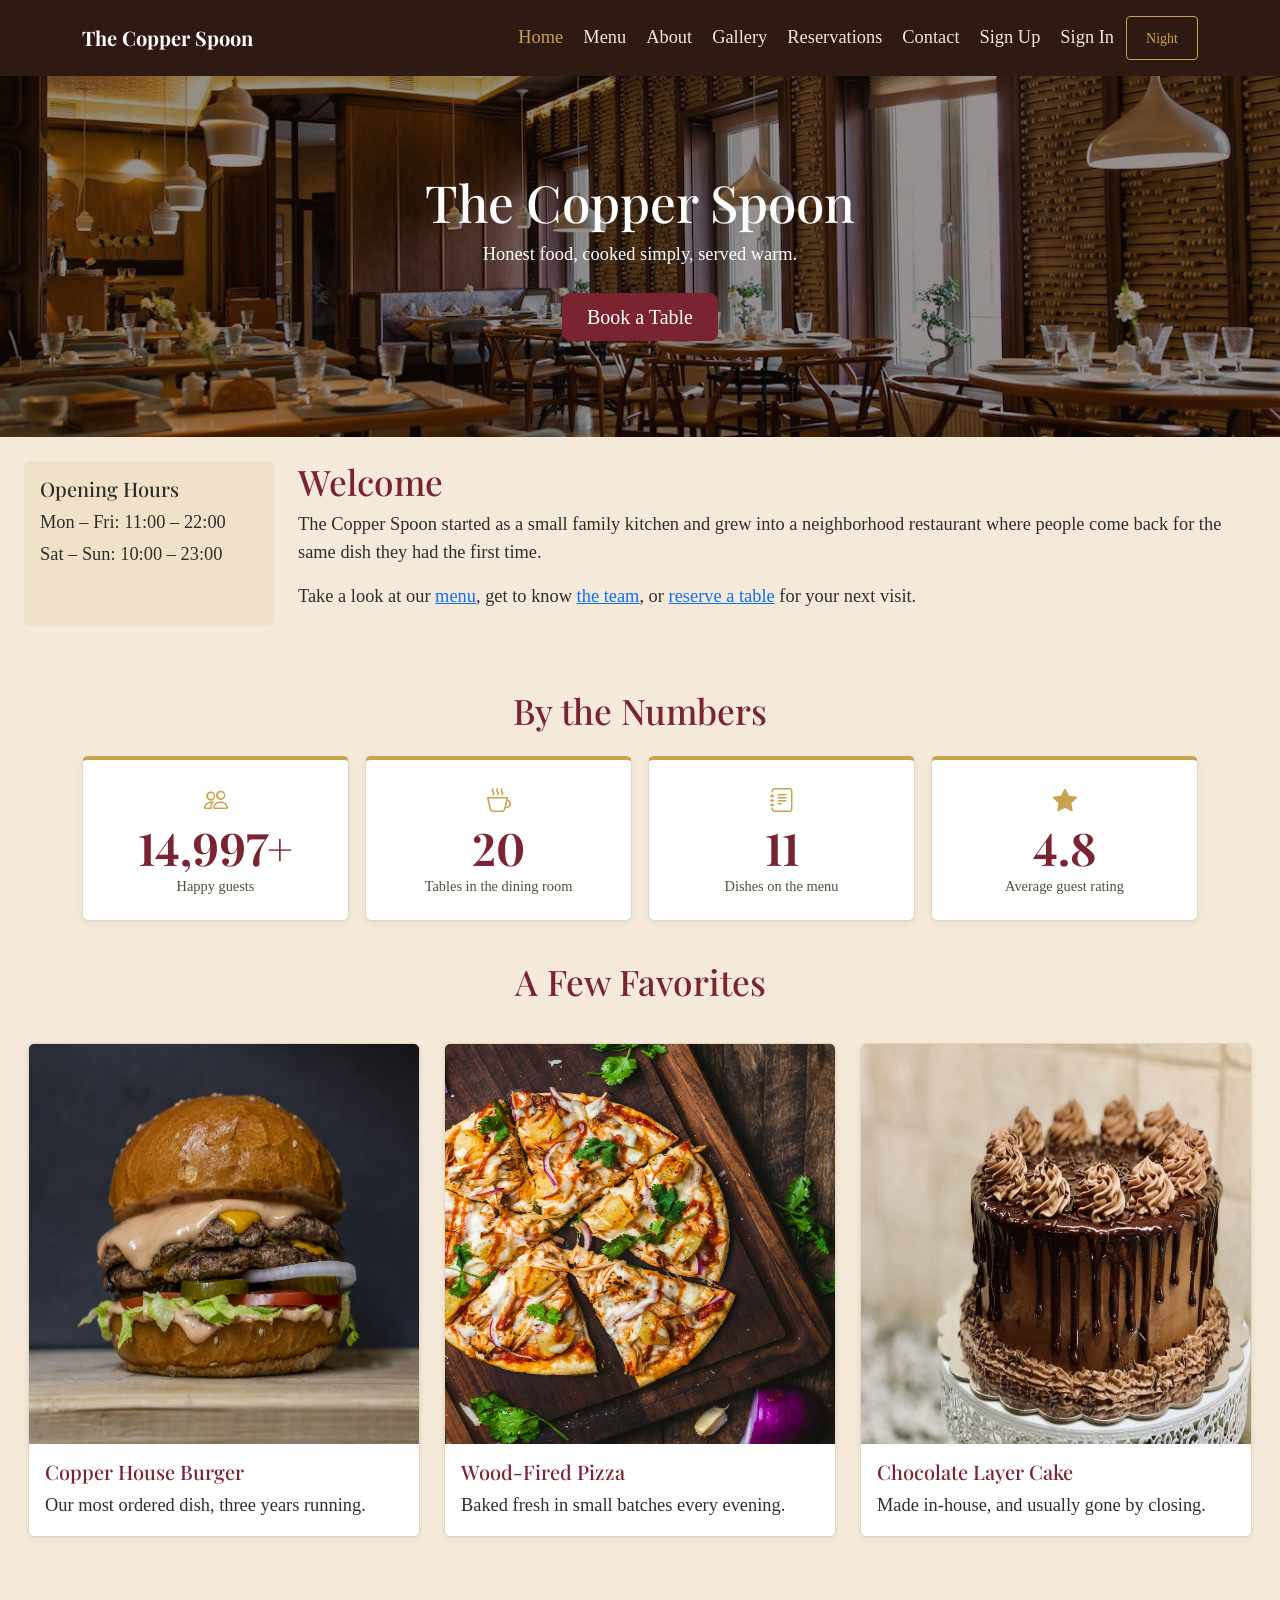
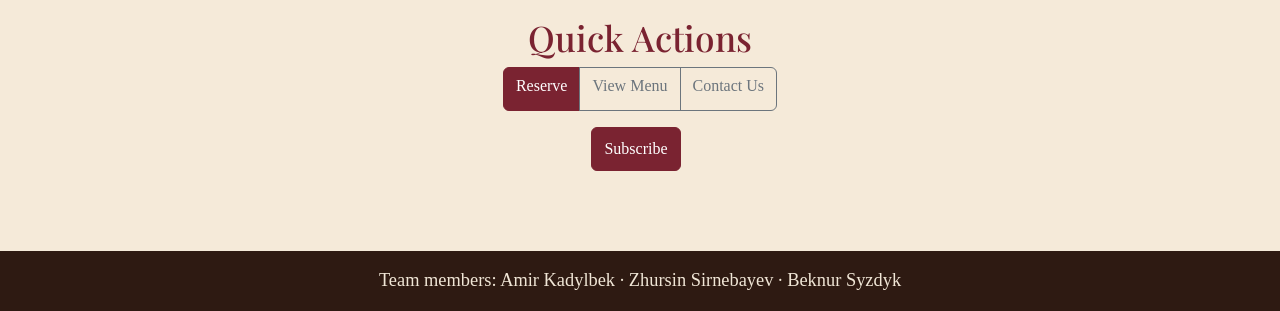
<file: index.html>
<!DOCTYPE html>
<html lang="en">
<head>
<meta charset="UTF-8">
<!-- Set the canvas colour immediately, before any stylesheet or external script loads. -->
<script>
(function () {
  var theme = 'light';
  try { if (localStorage.getItem('copperSpoonTheme') === 'night') theme = 'dark'; } catch (error) {}
  document.documentElement.setAttribute('data-bs-theme', theme);
})();
</script>
<style>
  html { background: #f5ead9; color-scheme: light; }
  html[data-bs-theme="dark"] { background: #1b110d; color-scheme: dark; }
</style>
<script src="js/theme.js?v=3" defer></script>
<meta name="viewport" content="width=device-width, initial-scale=1.0">
<title>The Copper Spoon — Home</title>
<link href="https://cdn.jsdelivr.net/npm/bootstrap@5.3.3/dist/css/bootstrap.min.css" rel="stylesheet">
<link href="https://fonts.googleapis.com/css2?family=Playfair+Display:wght@700&display=swap" rel="stylesheet">
<link href="https://cdn.jsdelivr.net/npm/bootstrap-icons@1.11.3/font/bootstrap-icons.min.css" rel="stylesheet">
<link rel="stylesheet" href="css/style.css?v=3">

</head>
<body>

<nav class="navbar navbar-expand-xl navbar-copper px-sm-2 py-lg-3">
  <div class="container">
    <a class="navbar-brand" href="index.html">The Copper Spoon</a>
    <button class="navbar-toggler" type="button" data-bs-toggle="collapse" data-bs-target="#navMenu" aria-controls="navMenu" aria-expanded="false" aria-label="Toggle navigation">
      <span class="navbar-toggler-icon"></span>
    </button>
    <div class="collapse navbar-collapse" id="navMenu">
      <ul class="navbar-nav ms-auto gap-xl-1">
        <li class="nav-item"><a class="nav-link active" href="index.html">Home</a></li>
        <li class="nav-item"><a class="nav-link" href="menu.html">Menu</a></li>
        <li class="nav-item"><a class="nav-link" href="about.html">About</a></li>
        <li class="nav-item"><a class="nav-link" href="gallery.html">Gallery</a></li>
        <li class="nav-item"><a class="nav-link" href="reservations.html">Reservations</a></li>
        <li class="nav-item"><a class="nav-link" href="contact.html">Contact</a></li>
        <li class="nav-item auth-link"><a class="nav-link" href="register.html">Sign Up</a></li>
        <li class="nav-item auth-link"><a class="nav-link" href="login.html">Sign In</a></li>
        <li class="nav-item profile-link" hidden><a class="nav-link" href="profile.html">Profile</a></li>
        <li class="nav-item"><button type="button" class="btn btn-sm theme-toggle" id="themeToggle" aria-pressed="false" aria-label="Switch to night theme">Night</button></li>
      </ul>
    </div>
  </div>
</nav>

<header class="hero">
  <h1>The Copper Spoon</h1>
  <p class="mb-4">Honest food, cooked simply, served warm.</p>
  <a href="reservations.html" class="btn btn-copper btn-lg px-4">Book a Table</a>
</header>

<section class="page-layout">
  <aside class="opening-hours">
    <h3 class="h5">Opening Hours</h3>
    <p class="mb-1">Mon – Fri: 11:00 – 22:00</p>
    <p class="mb-0">Sat – Sun: 10:00 – 23:00</p>

  </aside>
  <main>
    <h2>Welcome</h2>
    <p>The Copper Spoon started as a small family kitchen and grew into a neighborhood restaurant
       where people come back for the same dish they had the first time.</p>
    <p>Take a look at our <a href="menu.html">menu</a>, get to know <a href="about.html">the team</a>,
       or <a href="reservations.html">reserve a table</a> for your next visit.</p>
  </main>
</section>

<section class="stats-section" id="stats" aria-labelledby="statsTitle">
  <div class="container">
    <h2 class="text-center mb-4" id="statsTitle">By the Numbers</h2>
    <div class="row g-3 text-center">
      <div class="col-6 col-lg-3">
        <div class="stat-card">
          <i class="bi bi-people stat-icon" aria-hidden="true"></i>
          <span class="stat-number" data-count="15000" data-suffix="+">0</span>
          <span class="stat-label">Happy guests</span>
        </div>
      </div>
      <div class="col-6 col-lg-3">
        <div class="stat-card">
          <i class="bi bi-cup-hot stat-icon" aria-hidden="true"></i>
          <span class="stat-number" data-count="20">0</span>
          <span class="stat-label">Tables in the dining room</span>
        </div>
      </div>
      <div class="col-6 col-lg-3">
        <div class="stat-card">
          <i class="bi bi-journal-text stat-icon" aria-hidden="true"></i>
          <span class="stat-number" data-count="11">0</span>
          <span class="stat-label">Dishes on the menu</span>
        </div>
      </div>
      <div class="col-6 col-lg-3">
        <div class="stat-card">
          <i class="bi bi-star-fill stat-icon" aria-hidden="true"></i>
          <span class="stat-number" data-count="4.8" data-decimals="1">0</span>
          <span class="stat-label">Average guest rating</span>
        </div>
      </div>
    </div>
  </div>
</section>

<h2 class="text-center mt-4">A Few Favorites</h2>
<div class="plain-card-group">
  <div class="plain-card">
    <img class="" src="images/burger.jpg" loading="lazy" width="600" height="400" alt="Copper House Burger">
    <div class="plain-card-body">
      <h3 class="h5 brand-font">Copper House Burger</h3>
      <p class="mb-0">Our most ordered dish, three years running.</p>
    </div>
  </div>
  <div class="plain-card">
    <img class="" src="images/pizza.jpg" loading="lazy" width="600" height="400" alt="Wood-Fired Pizza">
    <div class="plain-card-body">
      <h3 class="h5 brand-font">Wood-Fired Pizza</h3>
      <p class="mb-0">Baked fresh in small batches every evening.</p>
    </div>
  </div>
  <div class="plain-card">
    <img class="" src="images/cake.jpg" loading="lazy" width="600" height="400" alt="Chocolate Layer Cake">
    <div class="plain-card-body">
      <h3 class="h5 brand-font">Chocolate Layer Cake</h3>
      <p class="mb-0">Made in-house, and usually gone by closing.</p>
    </div>
  </div>
</div>

<section class="container my-5 text-center">
  <h2>Quick Actions</h2>
  <div class="btn-group mb-3" role="group" aria-label="Quick actions">
    <a href="reservations.html" class="btn btn-copper">Reserve</a>
    <a href="menu.html" class="btn btn-outline-secondary">View Menu</a>
    <a href="contact.html" class="btn btn-outline-secondary">Contact Us</a>
  </div>

  <div>
    <button type="button" class="btn btn-copper me-2 mb-2" data-open-popup>Subscribe</button>
  </div>
</section>

<div class="popup-overlay" id="popupOverlay" aria-hidden="true">
  <div class="popup-box" role="dialog" aria-modal="true" aria-labelledby="popupTitle">
    <button type="button" class="popup-close" id="popupClose" aria-label="Close">&times;</button>
    <h2 id="popupTitle" class="h4">Subscribe to our newsletter</h2>
    <p>Save a newsletter preference on this device. No emails are sent in this demo.</p>
    <form id="subscribeForm" class="needs-validation" novalidate data-success="Subscription saved on this device (demo)." data-toast="Subscription saved in this browser.">
      <div class="mb-3">
        <label for="subName" class="form-label">Name</label>
        <input type="text" class="form-control" id="subName" name="name" data-required data-minlength="2" data-label="Name">
      </div>
      <div class="mb-3">
        <label for="subEmail" class="form-label">Email</label>
        <input type="text" inputmode="email" data-email class="form-control" id="subEmail" name="email" data-required data-label="Email">
      </div>
      <button type="submit" class="btn btn-copper w-100">Subscribe</button>
    </form>
  </div>
</div>

<footer class="site-footer text-center py-3 mt-4">
  <p class="mb-0">Team members: Amir Kadylbek · Zhursin Sirnebayev · Beknur Syzdyk</p>
</footer>

<script src="https://cdn.jsdelivr.net/npm/bootstrap@5.3.3/dist/js/bootstrap.bundle.min.js"></script>
<script src="js/validation.js"></script>
<script src="js/popup.js"></script>

<script src="js/auth.js"></script>
<script src="js/nav-keys.js"></script>
<script src="js/script.js"></script>
<script src="js/counters.js"></script>
</body>
</html>
</file>
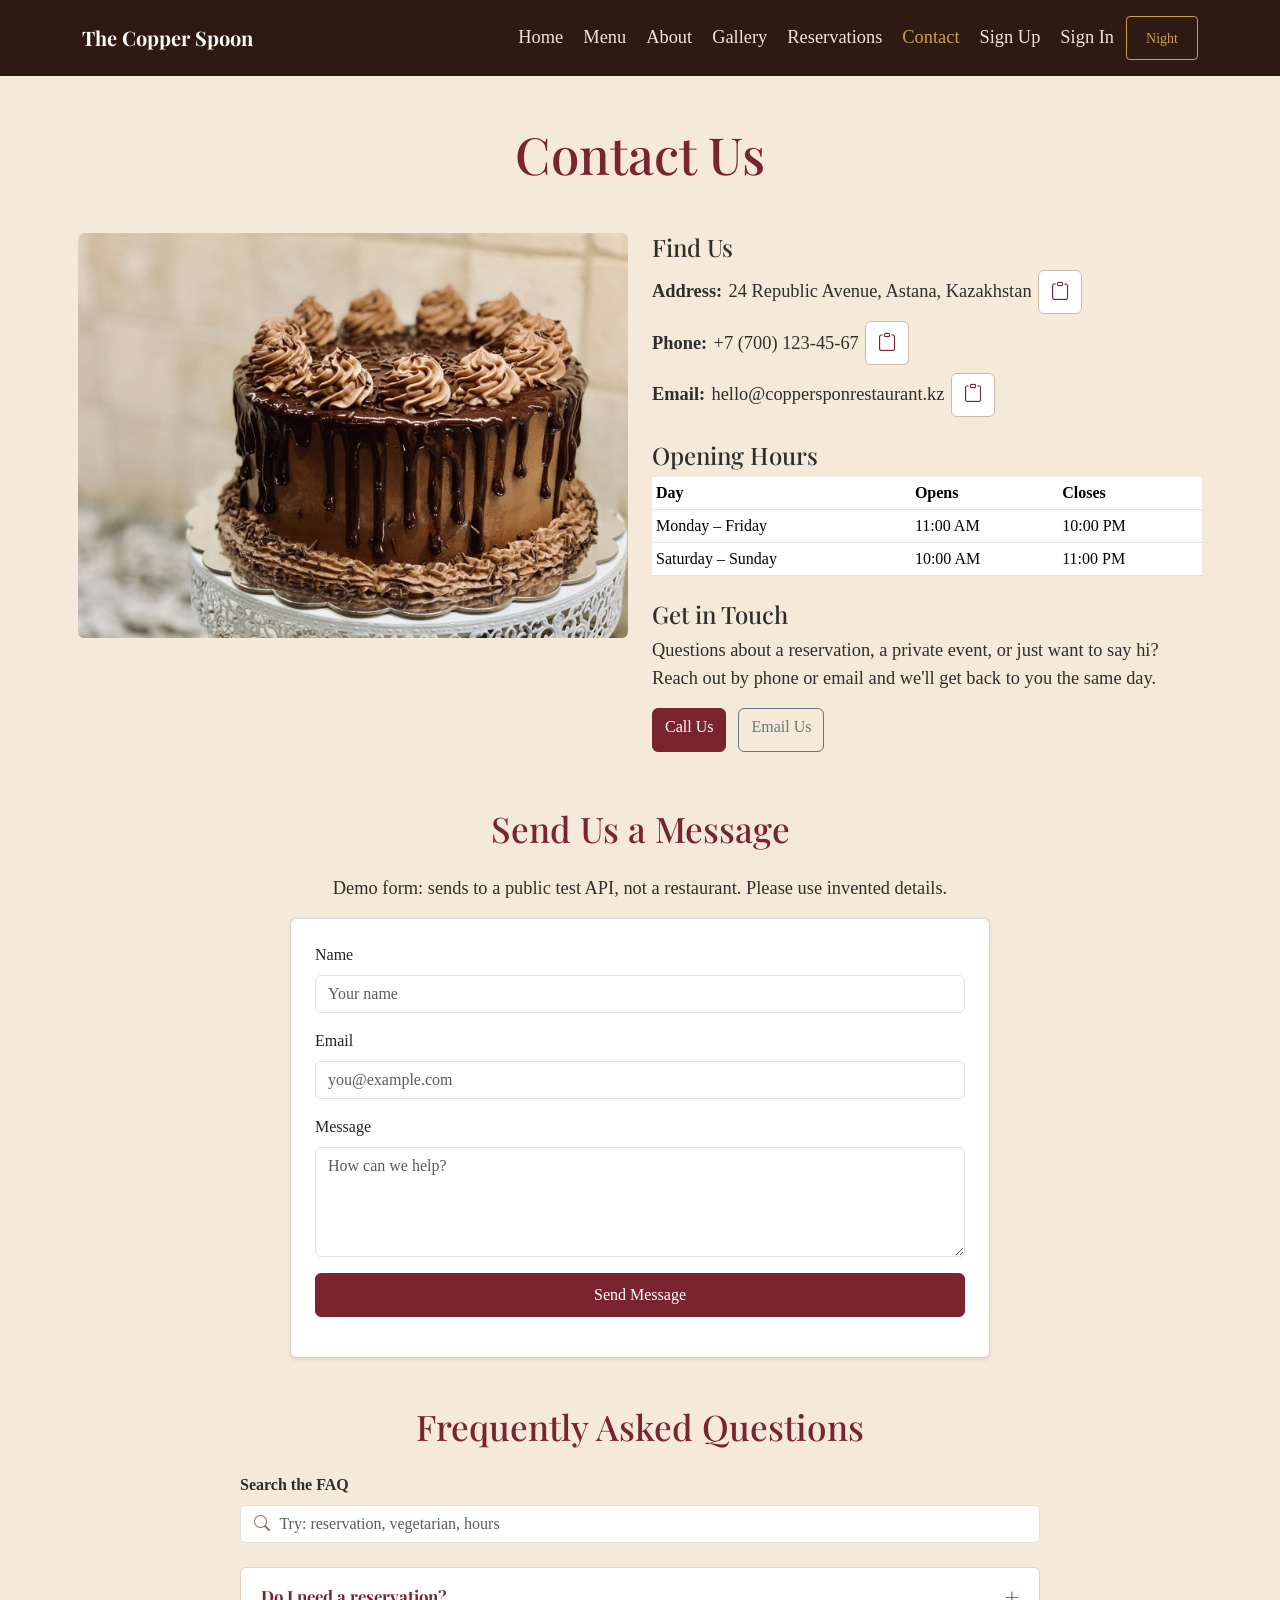
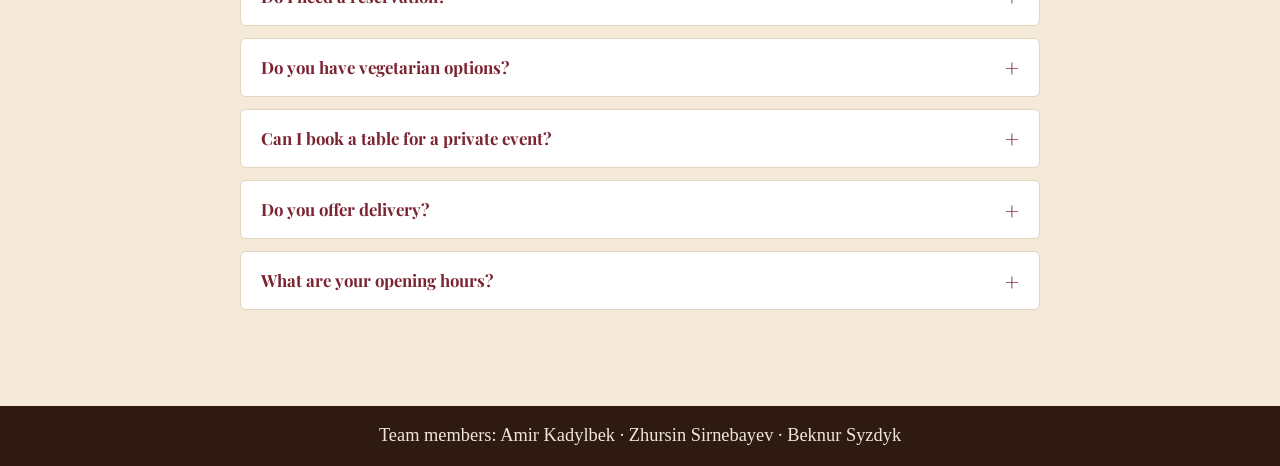
<file: contact.html>
<!DOCTYPE html>
<html lang="en">
<head>
<meta charset="UTF-8">
<!-- Set the canvas colour immediately, before any stylesheet or external script loads. -->
<script>
(function () {
  var theme = 'light';
  try { if (localStorage.getItem('copperSpoonTheme') === 'night') theme = 'dark'; } catch (error) {}
  document.documentElement.setAttribute('data-bs-theme', theme);
})();
</script>
<style>
  html { background: #f5ead9; color-scheme: light; }
  html[data-bs-theme="dark"] { background: #1b110d; color-scheme: dark; }
</style>
<script src="js/theme.js?v=3" defer></script>
<meta name="viewport" content="width=device-width, initial-scale=1.0">
<title>The Copper Spoon — Contact</title>
<link href="https://cdn.jsdelivr.net/npm/bootstrap@5.3.3/dist/css/bootstrap.min.css" rel="stylesheet">
<link href="https://fonts.googleapis.com/css2?family=Playfair+Display:wght@700&display=swap" rel="stylesheet">
<link href="https://cdn.jsdelivr.net/npm/bootstrap-icons@1.11.3/font/bootstrap-icons.min.css" rel="stylesheet">
<link rel="stylesheet" href="css/style.css?v=3">

</head>
<body>

<nav class="navbar navbar-expand-xl navbar-copper px-sm-2 py-lg-3">
  <div class="container">
    <a class="navbar-brand" href="index.html">The Copper Spoon</a>
    <button class="navbar-toggler" type="button" data-bs-toggle="collapse" data-bs-target="#navMenu" aria-controls="navMenu" aria-expanded="false" aria-label="Toggle navigation">
      <span class="navbar-toggler-icon"></span>
    </button>
    <div class="collapse navbar-collapse" id="navMenu">
      <ul class="navbar-nav ms-auto gap-xl-1">
        <li class="nav-item"><a class="nav-link" href="index.html">Home</a></li>
        <li class="nav-item"><a class="nav-link" href="menu.html">Menu</a></li>
        <li class="nav-item"><a class="nav-link" href="about.html">About</a></li>
        <li class="nav-item"><a class="nav-link" href="gallery.html">Gallery</a></li>
        <li class="nav-item"><a class="nav-link" href="reservations.html">Reservations</a></li>
        <li class="nav-item"><a class="nav-link active" href="contact.html">Contact</a></li>
        <li class="nav-item auth-link"><a class="nav-link" href="register.html">Sign Up</a></li>
        <li class="nav-item auth-link"><a class="nav-link" href="login.html">Sign In</a></li>
        <li class="nav-item profile-link" hidden><a class="nav-link" href="profile.html">Profile</a></li>
        <li class="nav-item"><button type="button" class="btn btn-sm theme-toggle" id="themeToggle" aria-pressed="false" aria-label="Switch to night theme">Night</button></li>
      </ul>
    </div>
  </div>
</nav>

<div class="container mt-lg-5 mt-3 px-sm-2">
  <h1 class="text-center">Contact Us</h1>

  <div class="row g-4 mt-lg-4 mt-2">
    <div class="col-12 col-lg-6">
      <img src="images/cake.jpg" class="img-fluid rounded" alt="Dessert plate at The Copper Spoon">
    </div>
    <div class="col-12 col-lg-6">
      <h2 class="h4">Find Us</h2>
      
      <ul class="list-unstyled copy-list">
        <li class="copy-row">
          <span class="copy-label">Address:</span> <span class="copy-text">24 Republic Avenue, Astana, Kazakhstan</span>
          <button type="button" class="copy-btn" aria-label="Copy address" title="Copy">
            <i class="bi bi-clipboard" aria-hidden="true"></i>
            <span class="copy-tooltip" role="status">Copied to clipboard!</span>
          </button>
        </li>
        <li class="copy-row">
          <span class="copy-label">Phone:</span> <span class="copy-text">+7 (700) 123-45-67</span>
          <button type="button" class="copy-btn" aria-label="Copy phone number" title="Copy">
            <i class="bi bi-clipboard" aria-hidden="true"></i>
            <span class="copy-tooltip" role="status">Copied to clipboard!</span>
          </button>
        </li>
        <li class="copy-row">
          <span class="copy-label">Email:</span> <span class="copy-text">hello@coppersponrestaurant.kz</span>
          <button type="button" class="copy-btn" aria-label="Copy email address" title="Copy">
            <i class="bi bi-clipboard" aria-hidden="true"></i>
            <span class="copy-tooltip" role="status">Copied to clipboard!</span>
          </button>
        </li>
      </ul>

      <h2 class="h4 mt-4">Opening Hours</h2>
      <table class="table table-sm">
        <thead><tr><th>Day</th><th>Opens</th><th>Closes</th></tr></thead>
        <tbody>
          <tr><td>Monday – Friday</td><td>11:00 AM</td><td>10:00 PM</td></tr>
          <tr><td>Saturday – Sunday</td><td>10:00 AM</td><td>11:00 PM</td></tr>
        </tbody>
      </table>

      <h2 class="h4 mt-4">Get in Touch</h2>
      <p>Questions about a reservation, a private event, or just want to say hi?
         Reach out by phone or email and we'll get back to you the same day.</p>
      <a href="tel:+77001234567" class="btn btn-copper me-2 mb-2">Call Us</a>
      <a href="mailto:hello@coppersponrestaurant.kz" class="btn btn-outline-secondary mb-2">Email Us</a>
    </div>
  </div>

  <section class="my-5" id="contactFormSection">
    <h2 class="text-center mb-4">Send Us a Message</h2><p class="text-center">Demo form: sends to a public test API, not a restaurant. Please use invented details.</p>
    <form novalidate id="contactForm" class="needs-validation card p-lg-4 p-3 shadow-sm mx-auto narrow-700">
      <div class="mb-3">
        <label for="contactName" class="form-label">Name</label>
        <input type="text" class="form-control" id="contactName" name="name" data-required data-minlength="2" placeholder="Your name">
      </div>
      <div class="mb-3">
        <label for="contactEmail" class="form-label">Email</label>
        <input type="text" inputmode="email" data-email class="form-control" id="contactEmail" name="email" data-required placeholder="you@example.com">
      </div>
      <div class="mb-3">
        <label for="contactMessage" class="form-label">Message</label>
        <textarea class="form-control" id="contactMessage" name="message" data-required data-minlength="10" rows="4" placeholder="How can we help?"></textarea>
      </div>
      <button type="submit" class="btn btn-copper w-100" id="contactSubmit">Send Message</button>
      <div id="contactFeedback" class="mt-3" aria-live="polite"></div>
    </form>
  </section>

  <section class="my-5">
    <h2 class="text-center mb-4">Frequently Asked Questions</h2>
    
    <div class="faq-search mb-4">
      <label for="faqSearch" class="form-label fw-bold">Search the FAQ</label>
      <div class="dish-search">
        <i class="bi bi-search dish-search-icon" aria-hidden="true"></i>
        <input type="search" class="form-control" id="faqSearch" placeholder="Try: reservation, vegetarian, hours" autocomplete="off">
      </div>
      <p class="small mt-2 mb-0" id="faqSearchStatus" aria-live="polite"></p>
    </div>
    <div class="faq">
      <div class="faq-item">
        <button type="button" class="faq-question" aria-expanded="false"><span class="faq-text">Do I need a reservation?</span><span class="faq-icon">+</span></button>
        <div class="faq-answer"><p>Walk-ins are welcome, but we recommend booking on Friday and Saturday evenings.</p></div>
      </div>
      <div class="faq-item">
        <button type="button" class="faq-question" aria-expanded="false"><span class="faq-text">Do you have vegetarian options?</span><span class="faq-icon">+</span></button>
        <div class="faq-answer"><p>Yes. Dishes marked with * on our menu are vegetarian.</p></div>
      </div>
      <div class="faq-item">
        <button type="button" class="faq-question" aria-expanded="false"><span class="faq-text">Can I book a table for a private event?</span><span class="faq-icon">+</span></button>
        <div class="faq-answer"><p>Of course. Call or email us and we will arrange the space and a custom menu for your group.</p></div>
      </div>
      <div class="faq-item">
        <button type="button" class="faq-question" aria-expanded="false"><span class="faq-text">Do you offer delivery?</span><span class="faq-icon">+</span></button>
        <div class="faq-answer"><p>Not at the moment. Everything is cooked to order and served at the restaurant.</p></div>
      </div>
      <div class="faq-item">
        <button type="button" class="faq-question" aria-expanded="false"><span class="faq-text">What are your opening hours?</span><span class="faq-icon">+</span></button>
        <div class="faq-answer"><p>Monday to Friday 11:00 AM – 10:00 PM, Saturday and Sunday 10:00 AM – 11:00 PM.</p></div>
      </div>
    </div>
  </section>
</div>

<footer class="site-footer text-center py-3 mt-5">
  <p class="mb-0">Team members: Amir Kadylbek · Zhursin Sirnebayev · Beknur Syzdyk</p>
</footer>

<script src="https://cdn.jsdelivr.net/npm/bootstrap@5.3.3/dist/js/bootstrap.bundle.min.js"></script>

<script src="js/validation.js"></script>
<script src="js/contact.js"></script>

<script src="js/auth.js"></script>
<script src="js/nav-keys.js"></script>
<script src="js/script.js"></script>
</body>
</html>
</file>
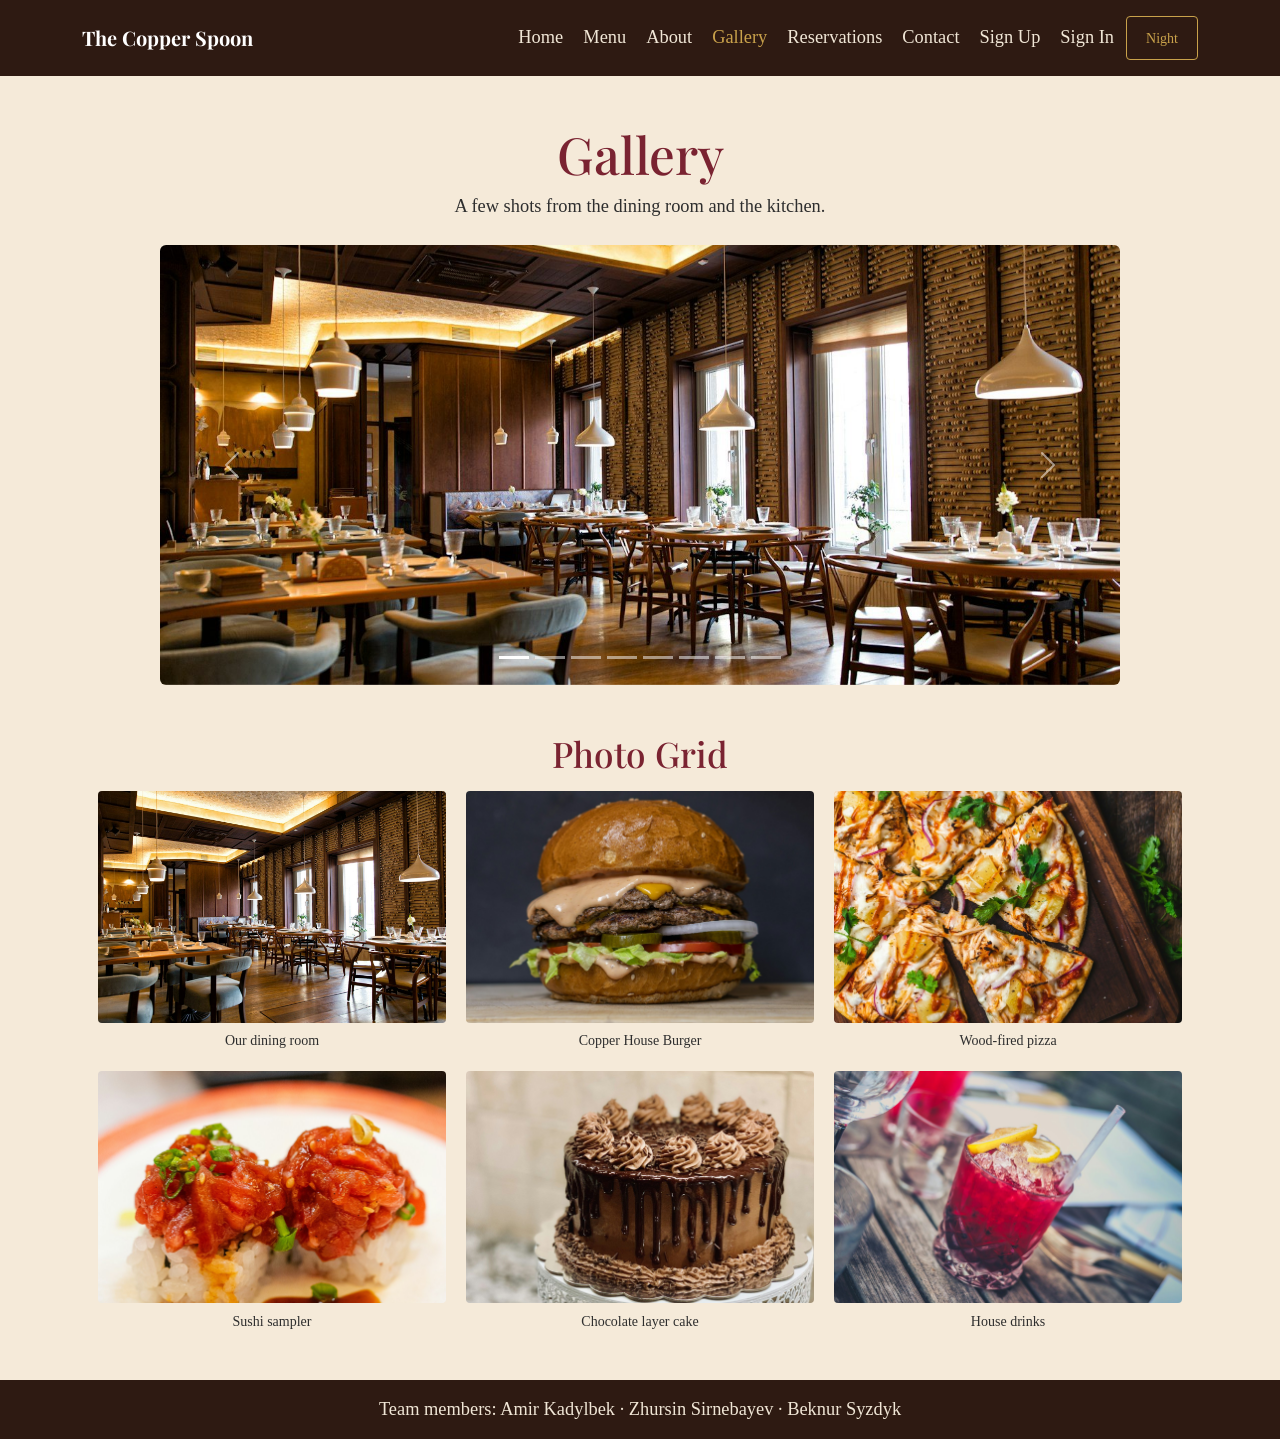
<file: gallery.html>
<!DOCTYPE html>
<html lang="en">
<head>
<meta charset="UTF-8">
<!-- Set the canvas colour immediately, before any stylesheet or external script loads. -->
<script>
(function () {
  var theme = 'light';
  try { if (localStorage.getItem('copperSpoonTheme') === 'night') theme = 'dark'; } catch (error) {}
  document.documentElement.setAttribute('data-bs-theme', theme);
})();
</script>
<style>
  html { background: #f5ead9; color-scheme: light; }
  html[data-bs-theme="dark"] { background: #1b110d; color-scheme: dark; }
</style>
<script src="js/theme.js?v=3" defer></script>
<meta name="viewport" content="width=device-width, initial-scale=1.0">
<title>The Copper Spoon — Gallery</title>
<link href="https://cdn.jsdelivr.net/npm/bootstrap@5.3.3/dist/css/bootstrap.min.css" rel="stylesheet">
<link href="https://fonts.googleapis.com/css2?family=Playfair+Display:wght@700&display=swap" rel="stylesheet">
<link href="https://cdn.jsdelivr.net/npm/bootstrap-icons@1.11.3/font/bootstrap-icons.min.css" rel="stylesheet">
<link rel="stylesheet" href="css/style.css?v=3">

</head>
<body>

<nav class="navbar navbar-expand-xl navbar-copper px-sm-2 py-lg-3">
  <div class="container">
    <a class="navbar-brand" href="index.html">The Copper Spoon</a>
    <button class="navbar-toggler" type="button" data-bs-toggle="collapse" data-bs-target="#navMenu" aria-controls="navMenu" aria-expanded="false" aria-label="Toggle navigation">
      <span class="navbar-toggler-icon"></span>
    </button>
    <div class="collapse navbar-collapse" id="navMenu">
      <ul class="navbar-nav ms-auto gap-xl-1">
        <li class="nav-item"><a class="nav-link" href="index.html">Home</a></li>
        <li class="nav-item"><a class="nav-link" href="menu.html">Menu</a></li>
        <li class="nav-item"><a class="nav-link" href="about.html">About</a></li>
        <li class="nav-item"><a class="nav-link active" href="gallery.html">Gallery</a></li>
        <li class="nav-item"><a class="nav-link" href="reservations.html">Reservations</a></li>
        <li class="nav-item"><a class="nav-link" href="contact.html">Contact</a></li>
        <li class="nav-item auth-link"><a class="nav-link" href="register.html">Sign Up</a></li>
        <li class="nav-item auth-link"><a class="nav-link" href="login.html">Sign In</a></li>
        <li class="nav-item profile-link" hidden><a class="nav-link" href="profile.html">Profile</a></li>
        <li class="nav-item"><button type="button" class="btn btn-sm theme-toggle" id="themeToggle" aria-pressed="false" aria-label="Switch to night theme">Night</button></li>
      </ul>
    </div>
  </div>
</nav>

<main class="container gallery-page mt-lg-5 mt-3 px-sm-2">
  <h1 class="text-center">Gallery</h1>
  <p class="text-center mb-4">A few shots from the dining room and the kitchen.</p>

  <div id="galleryCarousel" class="carousel slide mb-5" data-bs-interval="false">
    <div class="carousel-indicators">
      <button type="button" data-bs-target="#galleryCarousel" data-bs-slide-to="0" class="active" aria-current="true" aria-label="Slide 1"></button>
      <button type="button" data-bs-target="#galleryCarousel" data-bs-slide-to="1" aria-label="Slide 2"></button>
      <button type="button" data-bs-target="#galleryCarousel" data-bs-slide-to="2" aria-label="Slide 3"></button>
      <button type="button" data-bs-target="#galleryCarousel" data-bs-slide-to="3" aria-label="Slide 4"></button>
      <button type="button" data-bs-target="#galleryCarousel" data-bs-slide-to="4" aria-label="Slide 5"></button>
      <button type="button" data-bs-target="#galleryCarousel" data-bs-slide-to="5" aria-label="Slide 6"></button>
      <button type="button" data-bs-target="#galleryCarousel" data-bs-slide-to="6" aria-label="Slide 7"></button>
      <button type="button" data-bs-target="#galleryCarousel" data-bs-slide-to="7" aria-label="Slide 8"></button>
    </div>
    <div class="carousel-inner rounded">
      <div class="carousel-item active"><img src="images/dining-room.jpg" class="d-block w-100 " width="1000" height="500" alt="Dining room"></div>
      <div class="carousel-item"><img src="images/burger.jpg" class="d-block w-100 " width="1000" height="500" alt="Copper House Burger"></div>
      <div class="carousel-item"><img src="images/pizza.jpg" class="d-block w-100 " width="1000" height="500" alt="Wood-fired pizza"></div>
      <div class="carousel-item"><img src="images/sushi.jpg" class="d-block w-100 " width="1000" height="500" alt="Sushi sampler"></div>
      <div class="carousel-item"><img src="images/cake.jpg" class="d-block w-100 " width="1000" height="500" alt="Chocolate layer cake"></div>
      <div class="carousel-item"><img src="images/drinks.jpg" class="d-block w-100 " width="1000" height="500" alt="House drinks"></div>
      <div class="carousel-item"><img src="images/salmon.jpg" class="d-block w-100 " width="1000" height="500" alt="Grilled salmon"></div>
      <div class="carousel-item"><img src="images/cake.jpg" class="d-block w-100 " width="1000" height="500" alt="Chocolate layer cake"></div>
    </div>
    <button class="carousel-control-prev" type="button" data-bs-target="#galleryCarousel" data-bs-slide="prev">
      <span class="carousel-control-prev-icon" aria-hidden="true"></span>
      <span class="visually-hidden">Previous</span>
    </button>
    <button class="carousel-control-next" type="button" data-bs-target="#galleryCarousel" data-bs-slide="next">
      <span class="carousel-control-next-icon" aria-hidden="true"></span>
      <span class="visually-hidden">Next</span>
    </button>
  </div>

  <h2 class="text-center mb-3">Photo Grid</h2>
  <div class="gallery-grid mb-4">
    <figure class="m-0"><img class="" src="images/dining-room.jpg" loading="lazy" width="500" height="333" alt="Our dining room"><figcaption class="small text-center">Our dining room</figcaption></figure>
    <figure class="m-0"><img class="" src="images/burger.jpg" loading="lazy" width="500" height="333" alt="Copper House Burger"><figcaption class="small text-center">Copper House Burger</figcaption></figure>
    <figure class="m-0"><img class="" src="images/pizza.jpg" loading="lazy" width="500" height="333" alt="Wood-fired pizza"><figcaption class="small text-center">Wood-fired pizza</figcaption></figure>
    <figure class="m-0"><img class="" src="images/sushi.jpg" loading="lazy" width="500" height="333" alt="Sushi sampler"><figcaption class="small text-center">Sushi sampler</figcaption></figure>
    <figure class="m-0"><img class="" src="images/cake.jpg" loading="lazy" width="500" height="333" alt="Chocolate layer cake"><figcaption class="small text-center">Chocolate layer cake</figcaption></figure>
    <figure class="m-0"><img class="" src="images/drinks.jpg" loading="lazy" width="500" height="333" alt="House drinks"><figcaption class="small text-center">House drinks</figcaption></figure>
  </div>

</main>

<footer class="site-footer text-center py-3 mt-4">
  <p class="mb-0">Team members: Amir Kadylbek · Zhursin Sirnebayev · Beknur Syzdyk</p>
</footer>

<script src="https://cdn.jsdelivr.net/npm/bootstrap@5.3.3/dist/js/bootstrap.bundle.min.js"></script>

<script src="js/auth.js"></script>
<script src="js/nav-keys.js"></script>
<script src="js/script.js"></script>
</body>
</html>
</file>
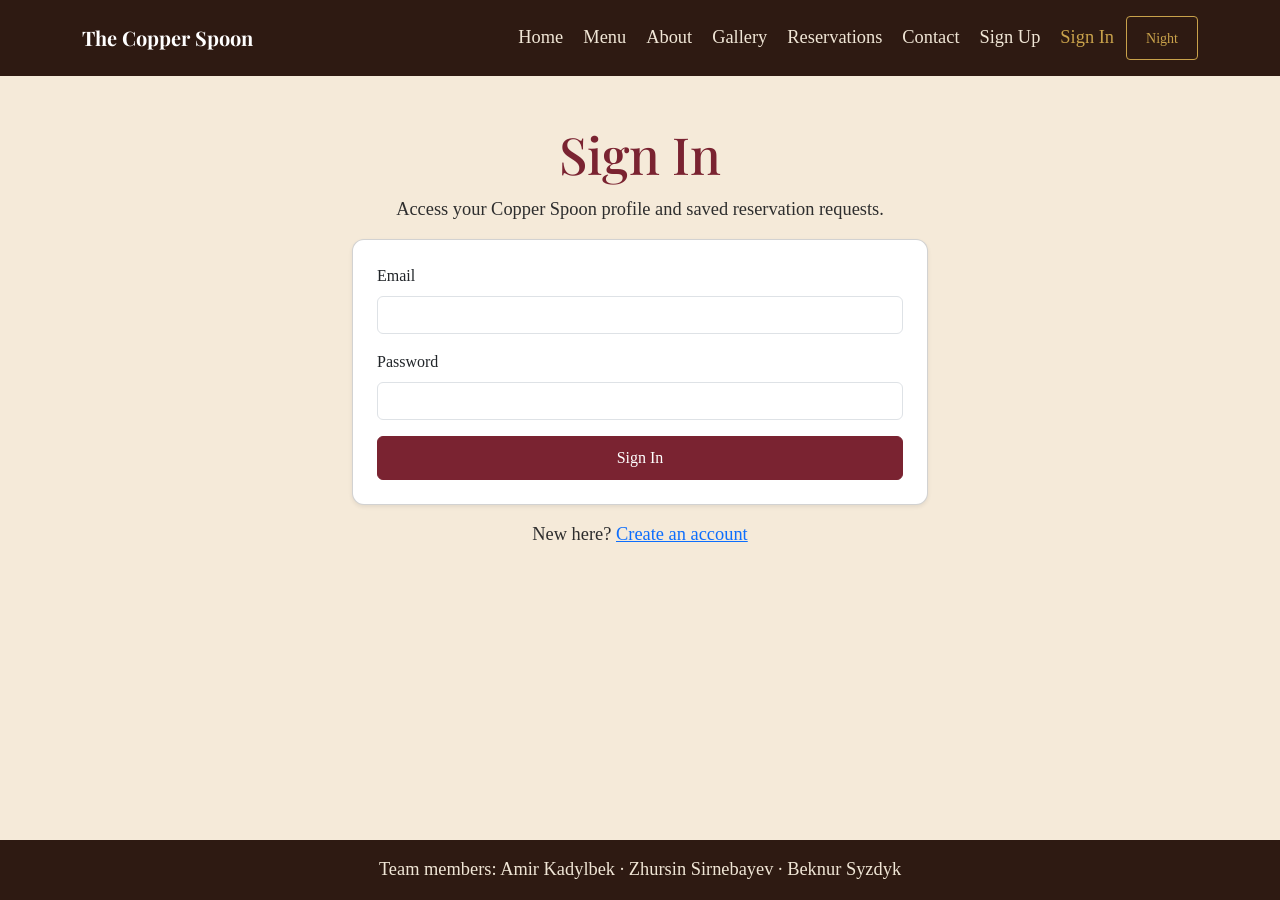
<file: login.html>
<!DOCTYPE html>
<html lang="en">
<head>
<meta charset="UTF-8">
<!-- Set the canvas colour immediately, before any stylesheet or external script loads. -->
<script>
(function () {
  var theme = 'light';
  try { if (localStorage.getItem('copperSpoonTheme') === 'night') theme = 'dark'; } catch (error) {}
  document.documentElement.setAttribute('data-bs-theme', theme);
})();
</script>
<style>
  html { background: #f5ead9; color-scheme: light; }
  html[data-bs-theme="dark"] { background: #1b110d; color-scheme: dark; }
</style>
<script src="js/theme.js?v=3" defer></script>
<meta name="viewport" content="width=device-width, initial-scale=1.0">
<title>The Copper Spoon — Sign In</title>
<link href="https://cdn.jsdelivr.net/npm/bootstrap@5.3.3/dist/css/bootstrap.min.css" rel="stylesheet">
<link href="https://fonts.googleapis.com/css2?family=Playfair+Display:wght@700&display=swap" rel="stylesheet">
<link href="https://cdn.jsdelivr.net/npm/bootstrap-icons@1.11.3/font/bootstrap-icons.min.css" rel="stylesheet">
<link rel="stylesheet" href="css/style.css?v=3">

</head>
<body>

<nav class="navbar navbar-expand-xl navbar-copper px-sm-2 py-lg-3">
  <div class="container">
    <a class="navbar-brand" href="index.html">The Copper Spoon</a>
    <button class="navbar-toggler" type="button" data-bs-toggle="collapse" data-bs-target="#navMenu" aria-controls="navMenu" aria-expanded="false" aria-label="Toggle navigation">
      <span class="navbar-toggler-icon"></span>
    </button>
    <div class="collapse navbar-collapse" id="navMenu">
      <ul class="navbar-nav ms-auto gap-xl-1">
        <li class="nav-item"><a class="nav-link" href="index.html">Home</a></li>
        <li class="nav-item"><a class="nav-link" href="menu.html">Menu</a></li>
        <li class="nav-item"><a class="nav-link" href="about.html">About</a></li>
        <li class="nav-item"><a class="nav-link" href="gallery.html">Gallery</a></li>
        <li class="nav-item"><a class="nav-link" href="reservations.html">Reservations</a></li>
        <li class="nav-item"><a class="nav-link" href="contact.html">Contact</a></li>
        <li class="nav-item auth-link"><a class="nav-link" href="register.html">Sign Up</a></li>
        <li class="nav-item auth-link"><a class="nav-link active" href="login.html">Sign In</a></li>
        <li class="nav-item profile-link" hidden><a class="nav-link" href="profile.html">Profile</a></li>
        <li class="nav-item"><button type="button" class="btn btn-sm theme-toggle" id="themeToggle" aria-pressed="false" aria-label="Switch to night theme">Night</button></li>
      </ul>
    </div>
  </div>
</nav>

<main class="container auth-page mt-lg-5 mt-3 narrow-600">
<h1 class="text-center">Sign In</h1><p class="text-center">Access your Copper Spoon profile and saved reservation requests.</p>
<form id="loginForm" novalidate class="card p-4 shadow-sm mb-3">
<div class="mb-3"><label for="loginEmail" class="form-label">Email</label><input id="loginEmail" class="form-control" type="text" inputmode="email" autocomplete="email"></div>
<div class="mb-3"><label for="loginPassword" class="form-label">Password</label><input id="loginPassword" class="form-control" type="password" autocomplete="current-password"></div>
<button class="btn btn-copper w-100" type="submit">Sign In</button><div id="authFeedback" aria-live="polite"></div></form>
<p class="text-center">New here? <a href="register.html">Create an account</a></p>
</main>
<footer class="site-footer text-center py-3 mt-4">
  <p class="mb-0">Team members: Amir Kadylbek · Zhursin Sirnebayev · Beknur Syzdyk</p>
</footer>

<script src="https://cdn.jsdelivr.net/npm/bootstrap@5.3.3/dist/js/bootstrap.bundle.min.js"></script>
<script src="js/validation.js"></script>

<script src="js/auth.js"></script>
<script src="js/nav-keys.js"></script>
<script src="js/script.js"></script>
</body>
</html>
</file>
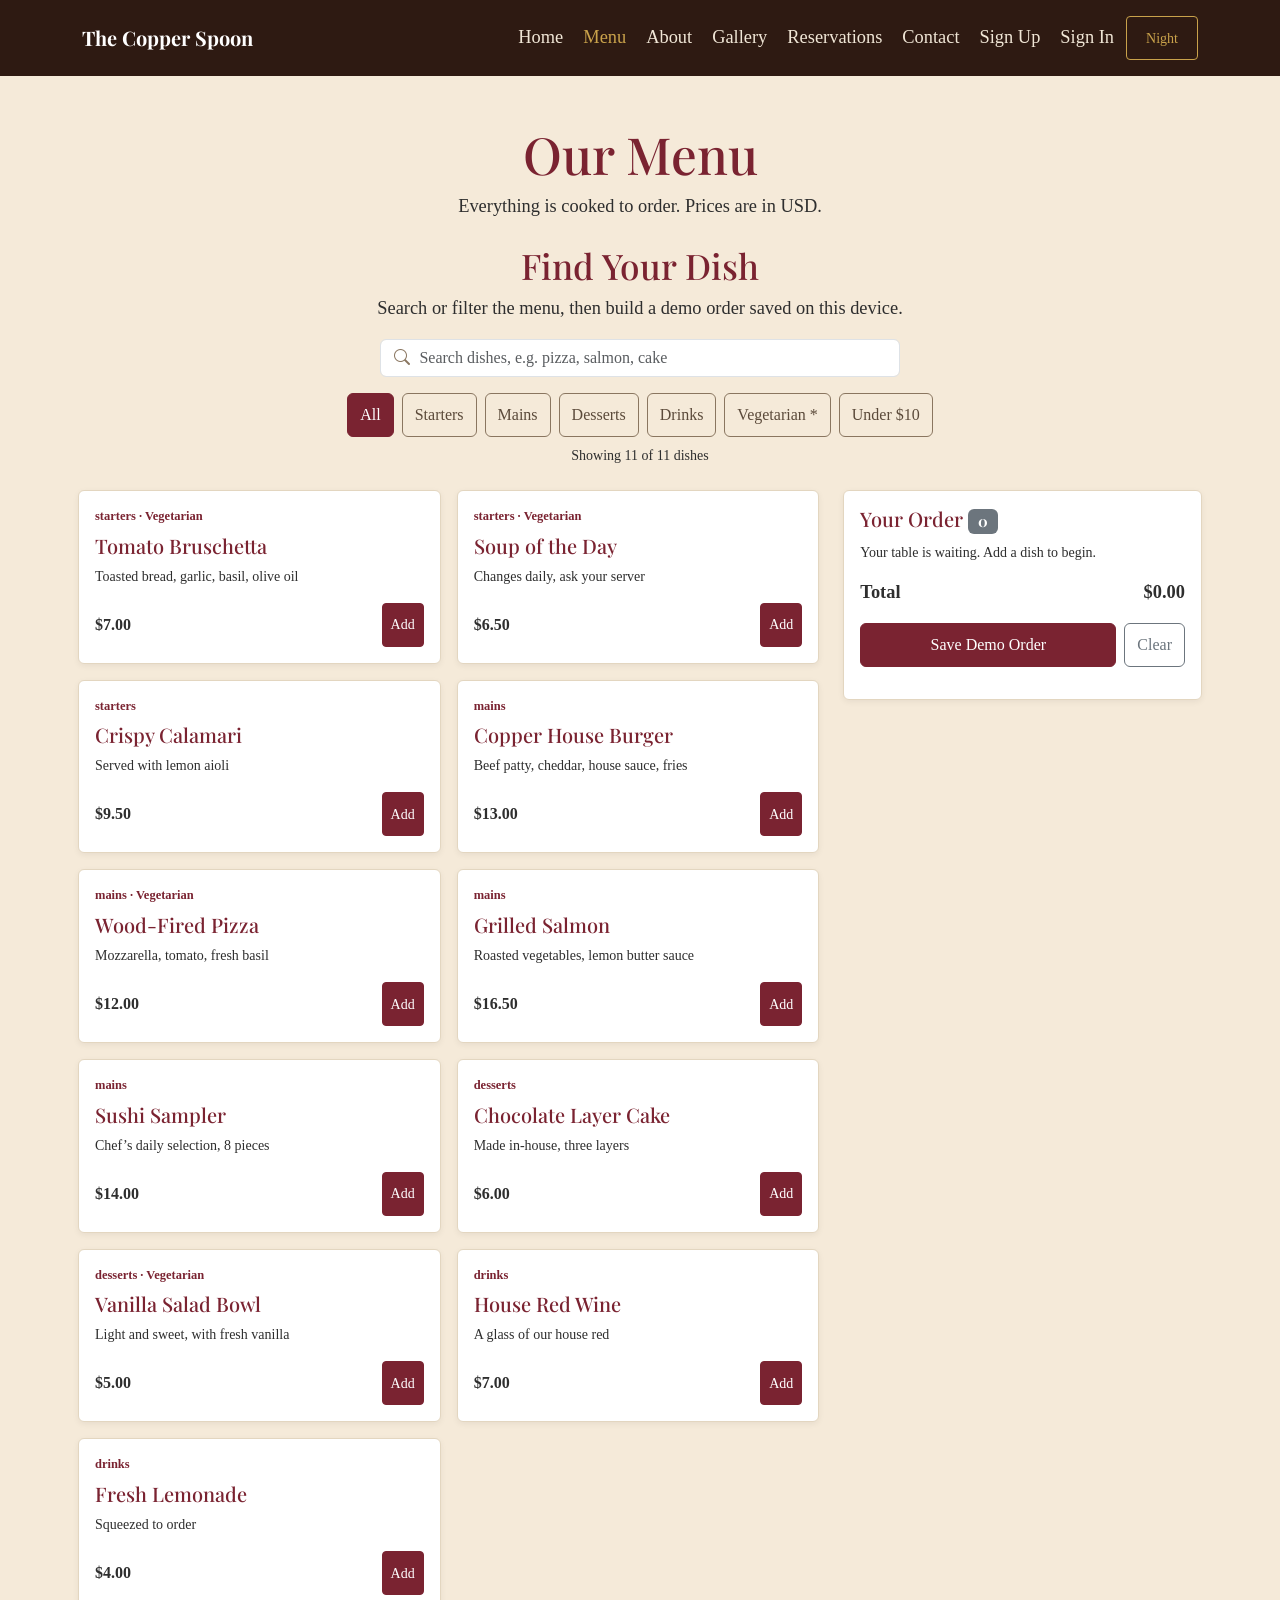
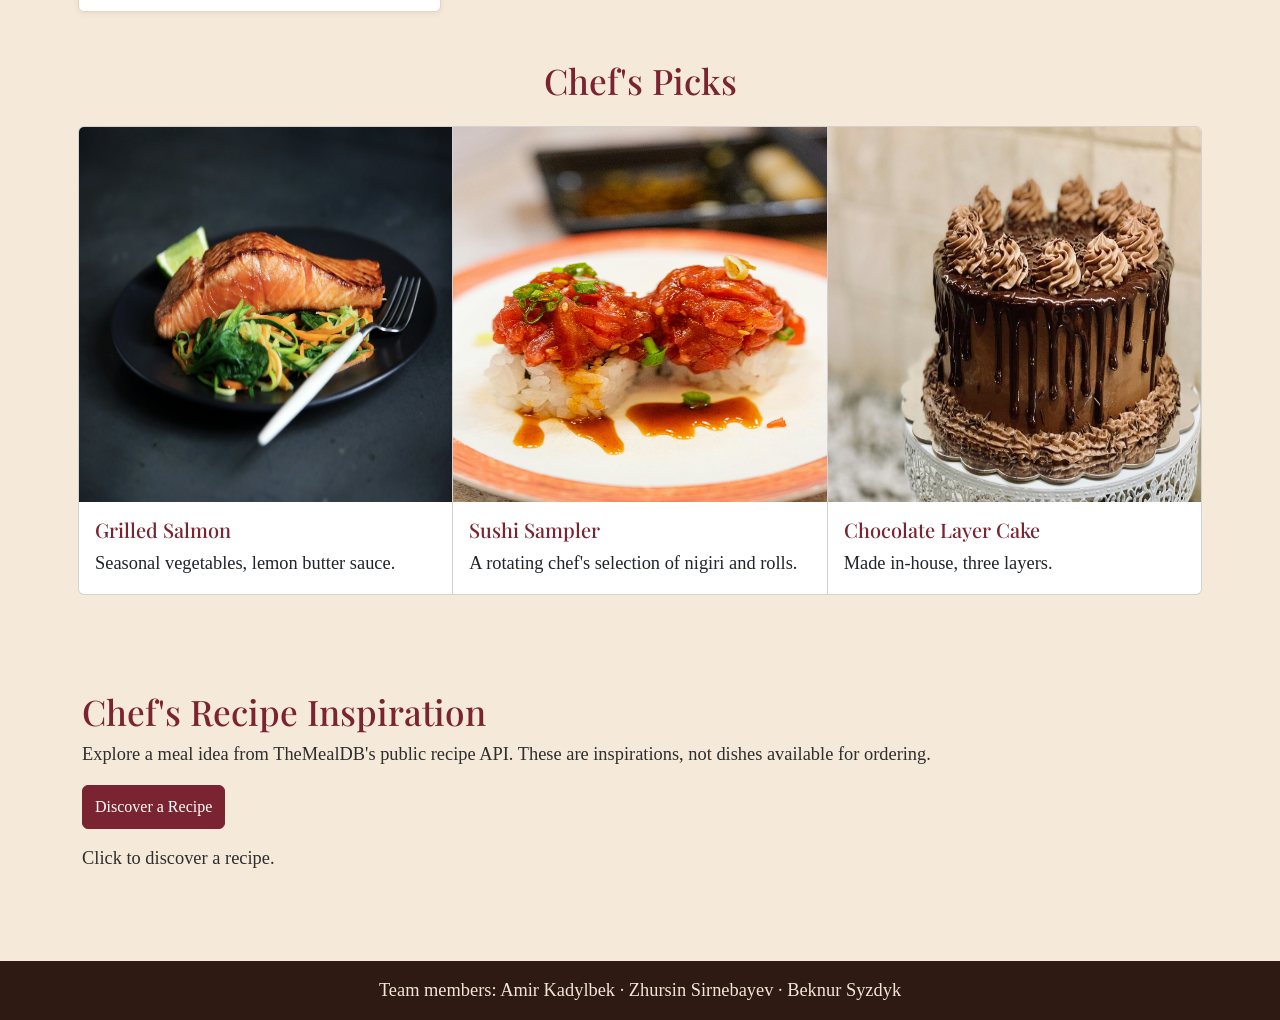
<file: menu.html>
<!DOCTYPE html>
<html lang="en">
<head>
<meta charset="UTF-8">
<!-- Set the canvas colour immediately, before any stylesheet or external script loads. -->
<script>
(function () {
  var theme = 'light';
  try { if (localStorage.getItem('copperSpoonTheme') === 'night') theme = 'dark'; } catch (error) {}
  document.documentElement.setAttribute('data-bs-theme', theme);
})();
</script>
<style>
  html { background: #f5ead9; color-scheme: light; }
  html[data-bs-theme="dark"] { background: #1b110d; color-scheme: dark; }
</style>
<script src="js/theme.js?v=3" defer></script>
<meta name="viewport" content="width=device-width, initial-scale=1.0">
<title>The Copper Spoon — Menu</title>
<link href="https://cdn.jsdelivr.net/npm/bootstrap@5.3.3/dist/css/bootstrap.min.css" rel="stylesheet">
<link href="https://fonts.googleapis.com/css2?family=Playfair+Display:wght@700&display=swap" rel="stylesheet">
<link href="https://cdn.jsdelivr.net/npm/bootstrap-icons@1.11.3/font/bootstrap-icons.min.css" rel="stylesheet">
<link rel="stylesheet" href="css/style.css?v=3">

</head>
<body>

<nav class="navbar navbar-expand-xl navbar-copper px-sm-2 py-lg-3">
  <div class="container">
    <a class="navbar-brand" href="index.html">The Copper Spoon</a>
    <button class="navbar-toggler" type="button" data-bs-toggle="collapse" data-bs-target="#navMenu" aria-controls="navMenu" aria-expanded="false" aria-label="Toggle navigation">
      <span class="navbar-toggler-icon"></span>
    </button>
    <div class="collapse navbar-collapse" id="navMenu">
      <ul class="navbar-nav ms-auto gap-xl-1">
        <li class="nav-item"><a class="nav-link" href="index.html">Home</a></li>
        <li class="nav-item"><a class="nav-link active" href="menu.html">Menu</a></li>
        <li class="nav-item"><a class="nav-link" href="about.html">About</a></li>
        <li class="nav-item"><a class="nav-link" href="gallery.html">Gallery</a></li>
        <li class="nav-item"><a class="nav-link" href="reservations.html">Reservations</a></li>
        <li class="nav-item"><a class="nav-link" href="contact.html">Contact</a></li>
        <li class="nav-item auth-link"><a class="nav-link" href="register.html">Sign Up</a></li>
        <li class="nav-item auth-link"><a class="nav-link" href="login.html">Sign In</a></li>
        <li class="nav-item profile-link" hidden><a class="nav-link" href="profile.html">Profile</a></li>
        <li class="nav-item"><button type="button" class="btn btn-sm theme-toggle" id="themeToggle" aria-pressed="false" aria-label="Switch to night theme">Night</button></li>
      </ul>
    </div>
  </div>
</nav>

<div class="container mt-lg-5 mt-3 px-sm-2">
  <h1 class="text-center">Our Menu</h1>
  <p class="text-center mb-4">Everything is cooked to order. Prices are in USD.</p>

  <section class="mb-5" id="findDish">
    <h2 class="text-center">Find Your Dish</h2>
    <p class="text-center mb-3">Search or filter the menu, then build a demo order saved on this device.</p>

    <div class="dish-search mx-auto mb-3">
      <label for="dishSearchInput" class="visually-hidden">Search dishes</label>
      <i class="bi bi-search dish-search-icon" aria-hidden="true"></i>
      <input type="search" class="form-control" id="dishSearchInput" placeholder="Search dishes, e.g. pizza, salmon, cake"
             autocomplete="off" role="combobox" aria-autocomplete="list" aria-expanded="false" aria-controls="dishSuggestions">
      <ul class="search-suggestions list-unstyled" id="dishSuggestions" role="listbox" aria-label="Suggested dishes"></ul>
    </div>

    <div class="d-flex flex-wrap justify-content-center gap-2 mb-2" id="filterButtons" role="group" aria-label="Filter dishes">
      <button type="button" class="btn filter-btn is-active" data-filter="all" aria-pressed="true">All</button>
      <button type="button" class="btn filter-btn" data-filter="starters" aria-pressed="false">Starters</button>
      <button type="button" class="btn filter-btn" data-filter="mains" aria-pressed="false">Mains</button>
      <button type="button" class="btn filter-btn" data-filter="desserts" aria-pressed="false">Desserts</button>
      <button type="button" class="btn filter-btn" data-filter="drinks" aria-pressed="false">Drinks</button>
      <button type="button" class="btn filter-btn" data-filter="vegetarian" aria-pressed="false">Vegetarian *</button>
      <button type="button" class="btn filter-btn" data-filter="under10" aria-pressed="false">Under $10</button>
    </div>
    <p class="text-center small mb-4" id="filterStatus" aria-live="polite"></p>

    <div class="row g-4">
      <div class="col-12 col-lg-8">
        <div class="row g-3" id="dishList"></div>
        <p class="no-results text-center" id="noResults">No dishes match &ldquo;<span></span>&rdquo;. Try another word.</p>
      </div>
      <div class="col-12 col-lg-4">
        <aside class="order-panel" aria-label="Your order">
          <h3 class="h5 brand-font">Your Order <span class="badge bg-secondary" id="orderCount">0</span></h3>
          <ul class="list-unstyled mb-3" id="orderList"></ul>
          <p class="fw-bold d-flex justify-content-between mb-3">
            <span>Total</span> <span id="orderTotal">$0.00</span>
          </p>
          <div class="d-flex gap-2">
            <button type="button" class="btn btn-copper flex-fill" id="placeOrderBtn">Save Demo Order</button>
            <button type="button" class="btn btn-outline-secondary" id="clearOrderBtn">Clear</button>
          </div>
          <p class="small mt-3 mb-0" id="orderMessage" aria-live="polite"></p>
        </aside>
      </div>
    </div>
  </section>

  <h2 class="text-center mb-4">Chef's Picks</h2>
  <div class="card-group mb-5">
    <div class="card">
      <img src="images/salmon.jpg" loading="lazy" class="card-img-top" width="600" height="375" alt="Grilled Salmon">
      <div class="card-body">
        <h3 class="card-title h5 brand-font">Grilled Salmon</h3>
        <p class="card-text">Seasonal vegetables, lemon butter sauce.</p>
      </div>
    </div>
    <div class="card">
      <img src="images/sushi.jpg" loading="lazy" class="card-img-top" width="600" height="375" alt="Sushi Sampler">
      <div class="card-body">
        <h3 class="card-title h5 brand-font">Sushi Sampler</h3>
        <p class="card-text">A rotating chef's selection of nigiri and rolls.</p>
      </div>
    </div>
    <div class="card">
      <img src="images/cake.jpg" loading="lazy" class="card-img-top" width="600" height="375" alt="Chocolate Layer Cake">
      <div class="card-body">
        <h3 class="card-title h5 brand-font">Chocolate Layer Cake</h3>
        <p class="card-text">Made in-house, three layers.</p>
      </div>
    </div>
  </div>
</div>


<section class="container my-5" aria-labelledby="inspirationTitle"><h2 id="inspirationTitle">Chef's Recipe Inspiration</h2>
<p>Explore a meal idea from TheMealDB's public recipe API. These are inspirations, not dishes available for ordering.</p>
<button class="btn btn-copper mb-3" type="button" id="loadRecipe">Discover a Recipe</button>
<div id="recipeResult" class="row g-3" aria-live="polite"><p>Click to discover a recipe.</p></div></section>
<footer class="site-footer text-center py-3 mt-4">
  <p class="mb-0">Team members: Amir Kadylbek · Zhursin Sirnebayev · Beknur Syzdyk</p>
</footer>

<script src="https://cdn.jsdelivr.net/npm/bootstrap@5.3.3/dist/js/bootstrap.bundle.min.js"></script>
<script src="js/menu-data.js"></script>
<script src="js/menu.js"></script>
<script src="js/recipes.js"></script>

<script src="js/auth.js"></script>
<script src="js/nav-keys.js"></script>
<script src="js/script.js"></script>
</body>
</html>
</file>
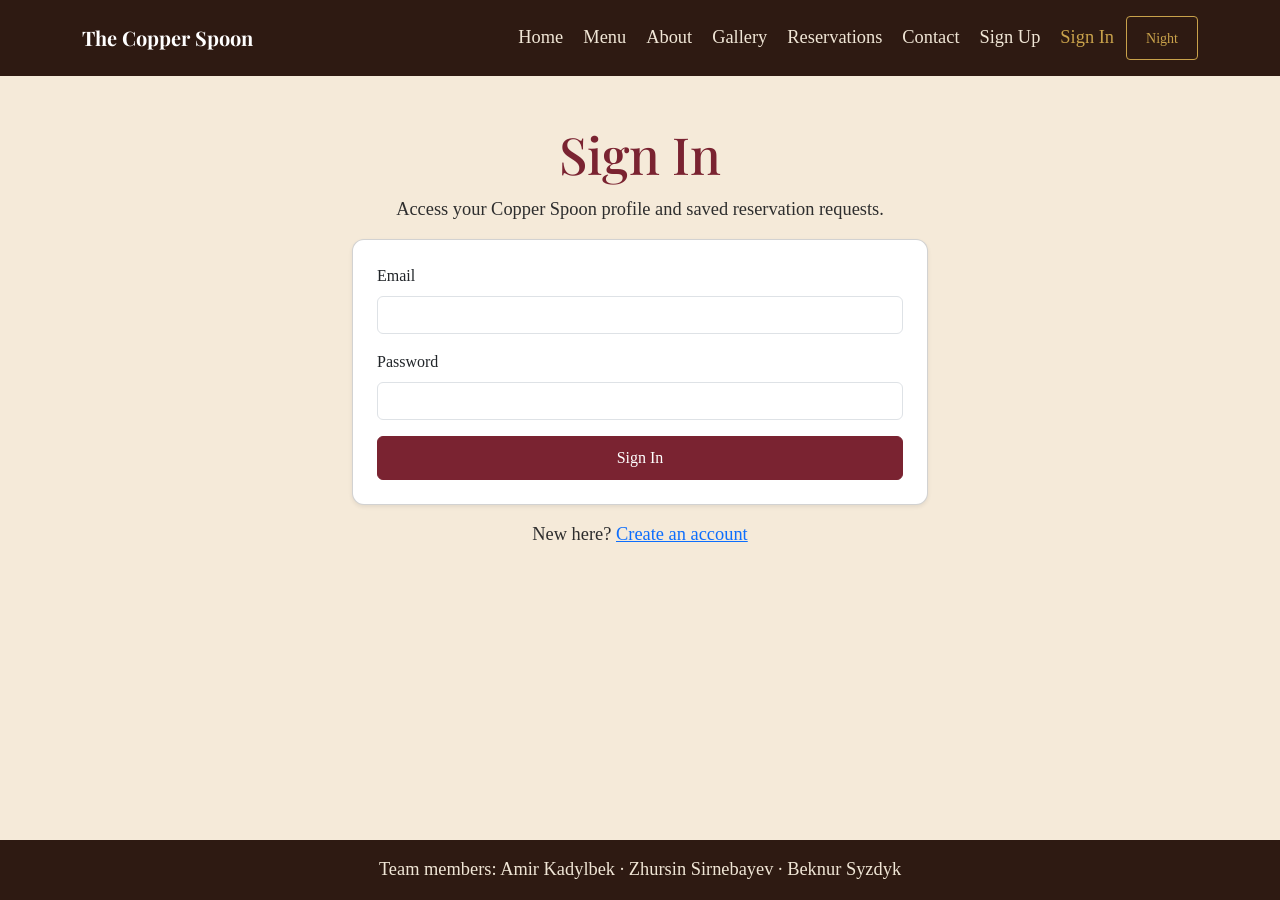
<file: profile.html>
<!DOCTYPE html>
<html lang="en">
<head>
<meta charset="UTF-8">
<!-- Set the canvas colour immediately, before any stylesheet or external script loads. -->
<script>
(function () {
  var theme = 'light';
  try { if (localStorage.getItem('copperSpoonTheme') === 'night') theme = 'dark'; } catch (error) {}
  document.documentElement.setAttribute('data-bs-theme', theme);
})();
</script>
<style>
  html { background: #f5ead9; color-scheme: light; }
  html[data-bs-theme="dark"] { background: #1b110d; color-scheme: dark; }
</style>
<script src="js/theme.js?v=3" defer></script>
<meta name="viewport" content="width=device-width, initial-scale=1.0">
<title>The Copper Spoon — My Profile</title>
<link href="https://cdn.jsdelivr.net/npm/bootstrap@5.3.3/dist/css/bootstrap.min.css" rel="stylesheet">
<link href="https://fonts.googleapis.com/css2?family=Playfair+Display:wght@700&display=swap" rel="stylesheet">
<link href="https://cdn.jsdelivr.net/npm/bootstrap-icons@1.11.3/font/bootstrap-icons.min.css" rel="stylesheet">
<link rel="stylesheet" href="css/style.css?v=3">

</head>
<body>

<nav class="navbar navbar-expand-xl navbar-copper px-sm-2 py-lg-3">
  <div class="container">
    <a class="navbar-brand" href="index.html">The Copper Spoon</a>
    <button class="navbar-toggler" type="button" data-bs-toggle="collapse" data-bs-target="#navMenu" aria-controls="navMenu" aria-expanded="false" aria-label="Toggle navigation">
      <span class="navbar-toggler-icon"></span>
    </button>
    <div class="collapse navbar-collapse" id="navMenu">
      <ul class="navbar-nav ms-auto gap-xl-1">
        <li class="nav-item"><a class="nav-link" href="index.html">Home</a></li>
        <li class="nav-item"><a class="nav-link" href="menu.html">Menu</a></li>
        <li class="nav-item"><a class="nav-link" href="about.html">About</a></li>
        <li class="nav-item"><a class="nav-link" href="gallery.html">Gallery</a></li>
        <li class="nav-item"><a class="nav-link" href="reservations.html">Reservations</a></li>
        <li class="nav-item"><a class="nav-link" href="contact.html">Contact</a></li>
        <li class="nav-item auth-link"><a class="nav-link" href="register.html">Sign Up</a></li>
        <li class="nav-item auth-link"><a class="nav-link" href="login.html">Sign In</a></li>
        <li class="nav-item profile-link" hidden><a class="nav-link active" href="profile.html">Profile</a></li>
        <li class="nav-item"><button type="button" class="btn btn-sm theme-toggle" id="themeToggle" aria-pressed="false" aria-label="Switch to night theme">Night</button></li>
      </ul>
    </div>
  </div>
</nav>

<main class="container auth-page mt-lg-5 mt-3 narrow-600"><h1>My Profile</h1>
<div class="card p-4 shadow-sm mb-4"><p><strong>Name:</strong> <span id="profileName"></span></p><p><strong>Email:</strong> <span id="profileEmail"></span></p>
<p class="small text-muted">Demo account stored in this browser only. Do not use your real password.</p>
<button id="logoutBtn" type="button" class="btn btn-copper">Sign Out</button></div>
<h2 class="h4">My reservation requests</h2><ul id="myReservations" class="list-group mb-4"><li class="list-group-item">No saved reservation requests yet. <a href="reservations.html">Make one</a>.</li></ul></main>
<footer class="site-footer text-center py-3 mt-4">
  <p class="mb-0">Team members: Amir Kadylbek · Zhursin Sirnebayev · Beknur Syzdyk</p>
</footer>

<script src="https://cdn.jsdelivr.net/npm/bootstrap@5.3.3/dist/js/bootstrap.bundle.min.js"></script>
<script src="js/validation.js"></script>

<script src="js/auth.js"></script>
<script src="js/nav-keys.js"></script>
<script src="js/script.js"></script>
</body>
</html>
</file>
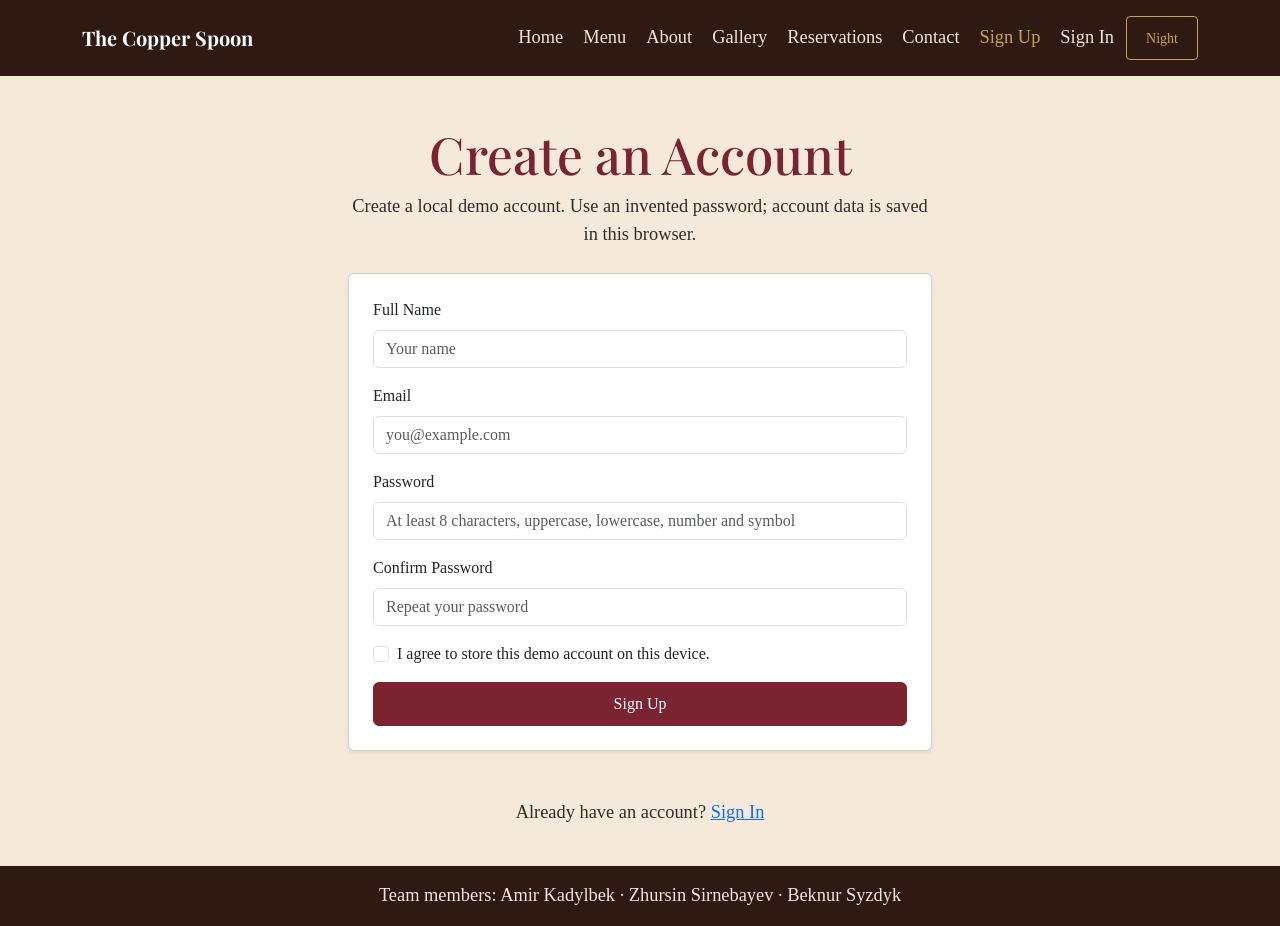
<file: register.html>
<!DOCTYPE html>
<html lang="en">
<head>
<meta charset="UTF-8">
<!-- Set the canvas colour immediately, before any stylesheet or external script loads. -->
<script>
(function () {
  var theme = 'light';
  try { if (localStorage.getItem('copperSpoonTheme') === 'night') theme = 'dark'; } catch (error) {}
  document.documentElement.setAttribute('data-bs-theme', theme);
})();
</script>
<style>
  html { background: #f5ead9; color-scheme: light; }
  html[data-bs-theme="dark"] { background: #1b110d; color-scheme: dark; }
</style>
<script src="js/theme.js?v=3" defer></script>
<meta name="viewport" content="width=device-width, initial-scale=1.0">
<title>The Copper Spoon — Sign Up</title>
<link href="https://cdn.jsdelivr.net/npm/bootstrap@5.3.3/dist/css/bootstrap.min.css" rel="stylesheet">
<link href="https://fonts.googleapis.com/css2?family=Playfair+Display:wght@700&display=swap" rel="stylesheet">
<link href="https://cdn.jsdelivr.net/npm/bootstrap-icons@1.11.3/font/bootstrap-icons.min.css" rel="stylesheet">
<link rel="stylesheet" href="css/style.css?v=3">

</head>
<body>

<nav class="navbar navbar-expand-xl navbar-copper px-sm-2 py-lg-3">
  <div class="container">
    <a class="navbar-brand" href="index.html">The Copper Spoon</a>
    <button class="navbar-toggler" type="button" data-bs-toggle="collapse" data-bs-target="#navMenu" aria-controls="navMenu" aria-expanded="false" aria-label="Toggle navigation">
      <span class="navbar-toggler-icon"></span>
    </button>
    <div class="collapse navbar-collapse" id="navMenu">
      <ul class="navbar-nav ms-auto gap-xl-1">
        <li class="nav-item"><a class="nav-link" href="index.html">Home</a></li>
        <li class="nav-item"><a class="nav-link" href="menu.html">Menu</a></li>
        <li class="nav-item"><a class="nav-link" href="about.html">About</a></li>
        <li class="nav-item"><a class="nav-link" href="gallery.html">Gallery</a></li>
        <li class="nav-item"><a class="nav-link" href="reservations.html">Reservations</a></li>
        <li class="nav-item"><a class="nav-link" href="contact.html">Contact</a></li>
        <li class="nav-item auth-link"><a class="nav-link active" href="register.html">Sign Up</a></li>
        <li class="nav-item auth-link"><a class="nav-link" href="login.html">Sign In</a></li>
        <li class="nav-item profile-link" hidden><a class="nav-link" href="profile.html">Profile</a></li>
        <li class="nav-item"><button type="button" class="btn btn-sm theme-toggle" id="themeToggle" aria-pressed="false" aria-label="Switch to night theme">Night</button></li>
      </ul>
    </div>
  </div>
</nav>

<div class="container mt-lg-5 mt-3 px-sm-2 narrow-600">
  <h1 class="text-center">Create an Account</h1>
  <p class="text-center mb-4">Create a local demo account. Use an invented password; account data is saved in this browser.</p>

  <form id="registerForm" class="card p-lg-4 p-3 shadow-sm mb-5 needs-validation" novalidate data-success="Account created successfully! Welcome to The Copper Spoon." data-toast="Successfully signed up — welcome!">
    <div class="mb-3">
      <label for="regName" class="form-label">Full Name</label>
      <input type="text" class="form-control" id="regName" name="name" data-required data-minlength="2" data-label="Full name" placeholder="Your name">
    </div>
    <div class="mb-3">
      <label for="regEmail" class="form-label">Email</label>
      <input type="text" inputmode="email" data-email class="form-control" id="regEmail" name="email" data-required data-label="Email" placeholder="you@example.com">
    </div>
    <div class="mb-3">
      <label for="password" class="form-label">Password</label>
      <input type="password" class="form-control" id="password" name="password" data-required data-minlength="8" data-label="Password" data-strong placeholder="At least 8 characters, uppercase, lowercase, number and symbol">
    </div>
    <div class="mb-3">
      <label for="confirmPassword" class="form-label">Confirm Password</label>
      <input type="password" class="form-control" id="confirmPassword" name="confirmPassword" data-required data-label="Password confirmation" data-match="#password" placeholder="Repeat your password">
    </div>
    <div class="form-check mb-3">
      <input class="form-check-input" type="checkbox" id="terms" name="terms" data-required>
      <label class="form-check-label" for="terms">I agree to store this demo account on this device.</label>
    </div>
    <button type="submit" class="btn btn-copper w-100">Sign Up</button>
    <div id="authFeedback" aria-live="polite"></div>
  </form>
  <p class="text-center">Already have an account? <a href="login.html">Sign In</a></p>
</div>

<footer class="site-footer text-center py-3 mt-4">
  <p class="mb-0">Team members: Amir Kadylbek · Zhursin Sirnebayev · Beknur Syzdyk</p>
</footer>

<script src="https://cdn.jsdelivr.net/npm/bootstrap@5.3.3/dist/js/bootstrap.bundle.min.js"></script>
<script src="js/validation.js"></script>

<script src="js/auth.js"></script>
<script src="js/nav-keys.js"></script>
<script src="js/script.js"></script>
</body>
</html>
</file>
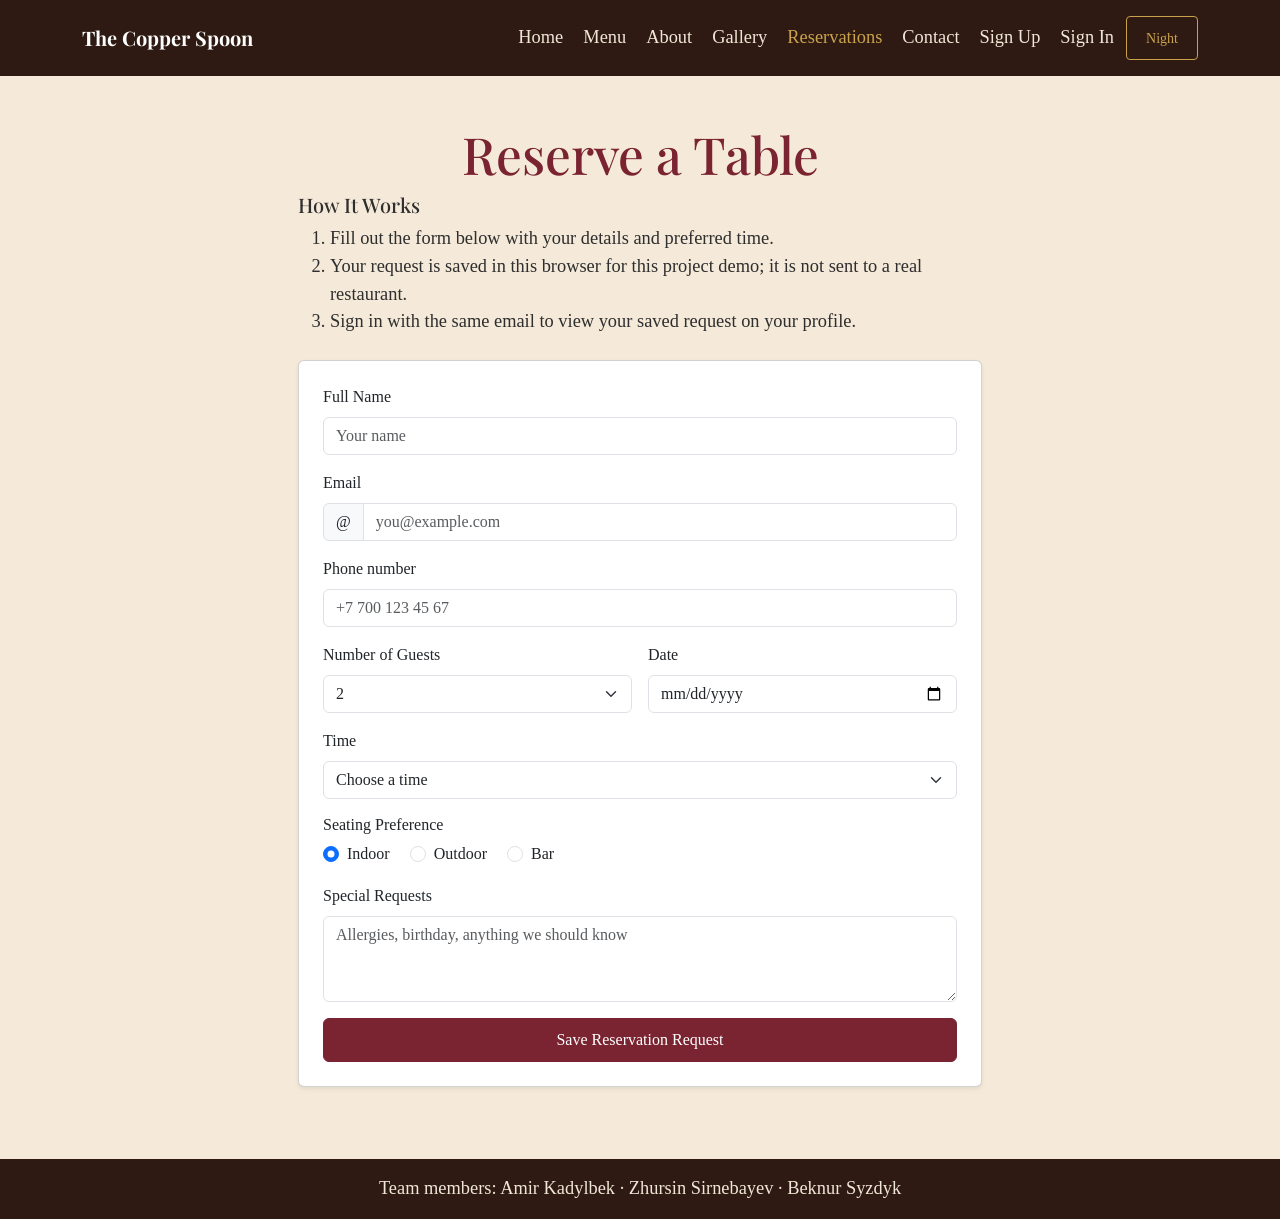
<file: reservations.html>
<!DOCTYPE html>
<html lang="en">
<head>
<meta charset="UTF-8">
<!-- Set the canvas colour immediately, before any stylesheet or external script loads. -->
<script>
(function () {
  var theme = 'light';
  try { if (localStorage.getItem('copperSpoonTheme') === 'night') theme = 'dark'; } catch (error) {}
  document.documentElement.setAttribute('data-bs-theme', theme);
})();
</script>
<style>
  html { background: #f5ead9; color-scheme: light; }
  html[data-bs-theme="dark"] { background: #1b110d; color-scheme: dark; }
</style>
<script src="js/theme.js?v=3" defer></script>
<meta name="viewport" content="width=device-width, initial-scale=1.0">
<title>The Copper Spoon — Reservations</title>
<link href="https://cdn.jsdelivr.net/npm/bootstrap@5.3.3/dist/css/bootstrap.min.css" rel="stylesheet">
<link href="https://fonts.googleapis.com/css2?family=Playfair+Display:wght@700&display=swap" rel="stylesheet">
<link href="https://cdn.jsdelivr.net/npm/bootstrap-icons@1.11.3/font/bootstrap-icons.min.css" rel="stylesheet">
<link rel="stylesheet" href="css/style.css?v=3">

</head>
<body>

<nav class="navbar navbar-expand-xl navbar-copper px-sm-2 py-lg-3">
  <div class="container">
    <a class="navbar-brand" href="index.html">The Copper Spoon</a>
    <button class="navbar-toggler" type="button" data-bs-toggle="collapse" data-bs-target="#navMenu" aria-controls="navMenu" aria-expanded="false" aria-label="Toggle navigation">
      <span class="navbar-toggler-icon"></span>
    </button>
    <div class="collapse navbar-collapse" id="navMenu">
      <ul class="navbar-nav ms-auto gap-xl-1">
        <li class="nav-item"><a class="nav-link" href="index.html">Home</a></li>
        <li class="nav-item"><a class="nav-link" href="menu.html">Menu</a></li>
        <li class="nav-item"><a class="nav-link" href="about.html">About</a></li>
        <li class="nav-item"><a class="nav-link" href="gallery.html">Gallery</a></li>
        <li class="nav-item"><a class="nav-link active" href="reservations.html">Reservations</a></li>
        <li class="nav-item"><a class="nav-link" href="contact.html">Contact</a></li>
        <li class="nav-item auth-link"><a class="nav-link" href="register.html">Sign Up</a></li>
        <li class="nav-item auth-link"><a class="nav-link" href="login.html">Sign In</a></li>
        <li class="nav-item profile-link" hidden><a class="nav-link" href="profile.html">Profile</a></li>
        <li class="nav-item"><button type="button" class="btn btn-sm theme-toggle" id="themeToggle" aria-pressed="false" aria-label="Switch to night theme">Night</button></li>
      </ul>
    </div>
  </div>
</nav>

<div class="container mt-lg-5 mt-3 px-sm-2 narrow-700">
  <h1 class="text-center">Reserve a Table</h1>

  <section class="mb-4">
    <h2 class="h5">How It Works</h2>
    <ol>
      <li>Fill out the form below with your details and preferred time.</li>
      <li>Your request is saved in this browser for this project demo; it is not sent to a real restaurant.</li>
      <li>Sign in with the same email to view your saved request on your profile.</li>
    </ol>
  </section>

  <form class="card p-lg-4 p-3 shadow-sm mb-5 needs-validation" novalidate data-success="Reservation request saved in this browser (demo only)." data-toast="Reservation request sent" aria-label="Reservation form">
    <div class="mb-3">
      <label for="fullName" class="form-label">Full Name</label>
      <input type="text" class="form-control" id="fullName" name="fullName" data-required data-minlength="2" data-label="Full name" placeholder="Your name">
    </div>

    <div class="mb-3">
      <label for="email" class="form-label">Email</label>
      <div class="input-group">
        <span class="input-group-text">@</span>
        <input type="text" inputmode="email" data-email class="form-control" id="email" name="email" data-required data-label="Email" placeholder="you@example.com">
      </div>
    </div>

    <div class="mb-3"><label for="phone" class="form-label">Phone number</label><input type="tel" id="phone" name="phone" class="form-control" data-label="Phone number" data-required data-phone placeholder="+7 700 123 45 67"></div>
    <div class="row g-3 mb-3">
      <div class="col-12 col-sm-6">
        <label for="guests" class="form-label">Number of Guests</label>
        <select class="form-select" id="guests">
          <option>1</option><option selected>2</option><option>3</option><option>4</option><option>5+</option>
        </select>
      </div>
      <div class="col-12 col-sm-6">
        <label for="date" class="form-label">Date</label>
        <input type="date" class="form-control" id="date" name="date" data-required data-label="Date" data-future>
      </div>
    </div>

    <div class="mb-3"><label for="time" class="form-label">Time</label><select id="time" name="time" class="form-select" data-required data-label="Time"><option value="">Choose a time</option><option>12:00</option><option>13:00</option><option>14:00</option><option>17:00</option><option>18:00</option><option>19:00</option><option>20:00</option><option>21:00</option></select></div>
<fieldset class="mb-3">
      <legend class="form-label h6">Seating Preference</legend>
      <div class="form-check form-check-inline">
        <input class="form-check-input" type="radio" name="seating" id="indoor" checked>
        <label class="form-check-label" for="indoor">Indoor</label>
      </div>
      <div class="form-check form-check-inline">
        <input class="form-check-input" type="radio" name="seating" id="outdoor">
        <label class="form-check-label" for="outdoor">Outdoor</label>
      </div>
      <div class="form-check form-check-inline">
        <input class="form-check-input" type="radio" name="seating" id="bar">
        <label class="form-check-label" for="bar">Bar</label>
      </div>
    </fieldset>

    <div class="mb-3">
      <label for="requests" class="form-label">Special Requests</label>
      <textarea class="form-control" id="requests" rows="3" placeholder="Allergies, birthday, anything we should know"></textarea>
    </div>

    <button type="submit" class="btn btn-copper w-100">Save Reservation Request</button>
  </form>
</div>

<footer class="site-footer text-center py-3 mt-4">
  <p class="mb-0">Team members: Amir Kadylbek · Zhursin Sirnebayev · Beknur Syzdyk</p>
</footer>

<script src="https://cdn.jsdelivr.net/npm/bootstrap@5.3.3/dist/js/bootstrap.bundle.min.js"></script>
<script src="js/validation.js"></script>

<script src="js/auth.js"></script>
<script src="js/nav-keys.js"></script>
<script src="js/script.js"></script>
</body>
</html>
</file>
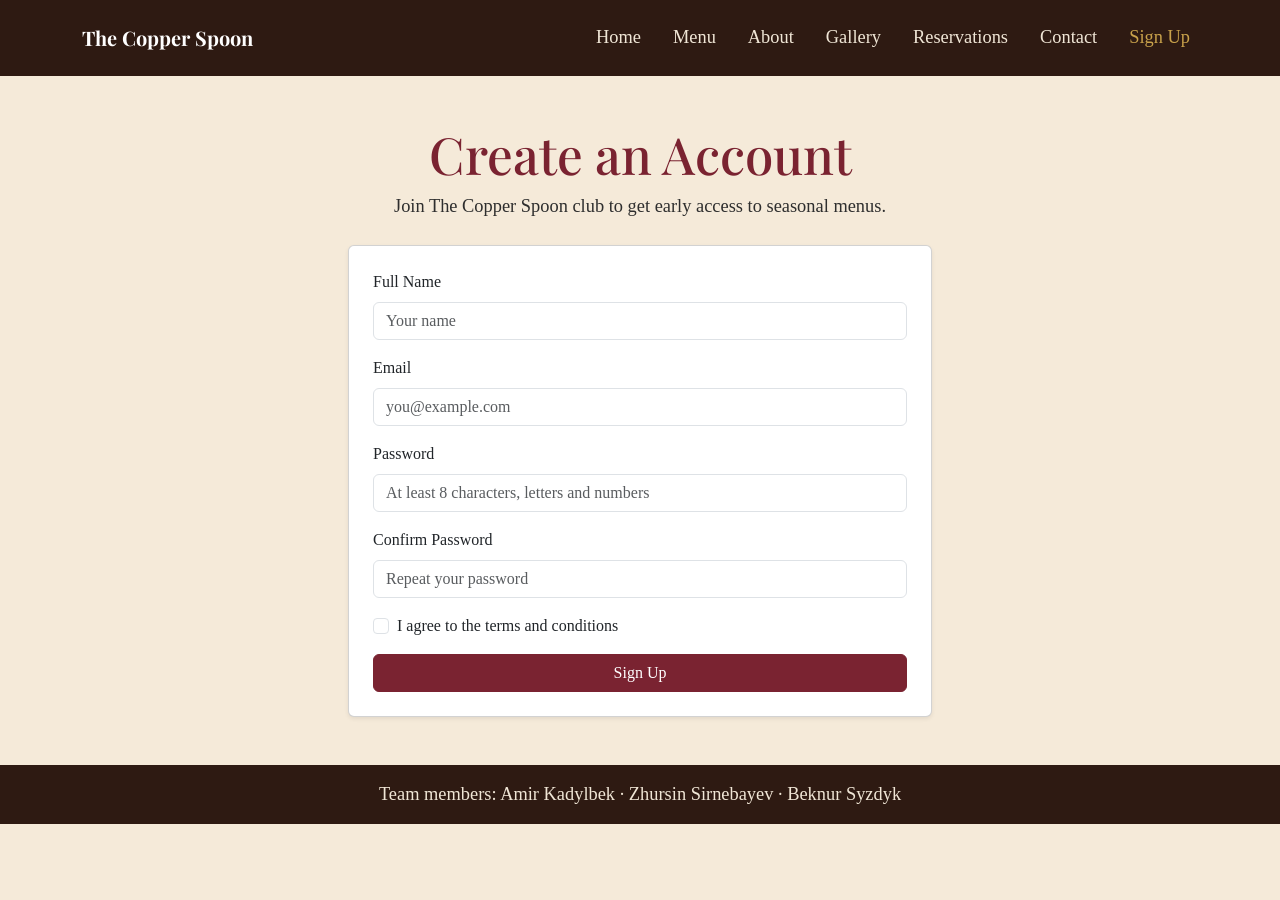
<file: copper-spoon/register.html>
<!DOCTYPE html>
<html lang="en">
<head>
<meta charset="UTF-8">
<meta name="viewport" content="width=device-width, initial-scale=1.0">
<title>The Copper Spoon — Sign Up</title>
<link href="https://cdn.jsdelivr.net/npm/bootstrap@5.3.3/dist/css/bootstrap.min.css" rel="stylesheet">
<link href="https://fonts.googleapis.com/css2?family=Playfair+Display:wght@700&display=swap" rel="stylesheet">
<link rel="stylesheet" href="css/style.css">
</head>
<body>

<nav class="navbar navbar-expand-lg navbar-copper px-sm-2 py-lg-3">
  <div class="container">
    <a class="navbar-brand" href="index.html">The Copper Spoon</a>
    <button class="navbar-toggler" type="button" data-bs-toggle="collapse" data-bs-target="#navMenu" aria-controls="navMenu" aria-expanded="false" aria-label="Toggle navigation">
      <span class="navbar-toggler-icon"></span>
    </button>
    <div class="collapse navbar-collapse" id="navMenu">
      <ul class="navbar-nav ms-auto gap-lg-3">
        <li class="nav-item"><a class="nav-link" href="index.html">Home</a></li>
        <li class="nav-item"><a class="nav-link" href="menu.html">Menu</a></li>
        <li class="nav-item"><a class="nav-link" href="about.html">About</a></li>
        <li class="nav-item"><a class="nav-link" href="gallery.html">Gallery</a></li>
        <li class="nav-item"><a class="nav-link" href="reservations.html">Reservations</a></li>
        <li class="nav-item"><a class="nav-link" href="contact.html">Contact</a></li>
        <li class="nav-item"><a class="nav-link active" href="register.html">Sign Up</a></li>
      </ul>
    </div>
  </div>
</nav>

<div class="container mt-lg-5 mt-3 px-sm-2" style="max-width:600px;">
  <h1 class="text-center">Create an Account</h1>
  <p class="text-center mb-4">Join The Copper Spoon club to get early access to seasonal menus.</p>

  <!-- TASK 1: registration form with validation -->
  <form id="registerForm" class="card p-lg-4 p-3 shadow-sm mb-5 needs-validation" novalidate data-success="Account created successfully! Welcome to The Copper Spoon.">
    <div class="mb-3">
      <label for="regName" class="form-label">Full Name</label>
      <input type="text" class="form-control" id="regName" name="name" data-label="Full name" minlength="2" placeholder="Your name" required>
    </div>
    <div class="mb-3">
      <label for="regEmail" class="form-label">Email</label>
      <input type="email" class="form-control" id="regEmail" name="email" data-label="Email" placeholder="you@example.com" required>
    </div>
    <div class="mb-3">
      <label for="password" class="form-label">Password</label>
      <input type="password" class="form-control" id="password" name="password" data-label="Password" minlength="8" data-strong placeholder="At least 8 characters, letters and numbers" required>
    </div>
    <div class="mb-3">
      <label for="confirmPassword" class="form-label">Confirm Password</label>
      <input type="password" class="form-control" id="confirmPassword" name="confirmPassword" data-label="Password confirmation" data-match="#password" placeholder="Repeat your password" required>
    </div>
    <div class="form-check mb-3">
      <input class="form-check-input" type="checkbox" id="terms" name="terms" required>
      <label class="form-check-label" for="terms">I agree to the terms and conditions</label>
    </div>
    <button type="submit" class="btn btn-copper w-100">Sign Up</button>
  </form>
</div>

<footer class="site-footer text-center py-3 mt-4">
  <p class="mb-0">Team members: Amir Kadylbek · Zhursin Sirnebayev · Beknur Syzdyk</p>
</footer>

<script src="https://cdn.jsdelivr.net/npm/bootstrap@5.3.3/dist/js/bootstrap.bundle.min.js"></script>
<script src="js/validation.js"></script>
</body>
</html>
</file>
<file: css/style.css>
:root {
  --brown-dark: #2e1a12;
  --maroon: #7a2331;
  --cream: #f5ead9;
  --gold: #c9a24b;
}

body {
  font-family: "Georgia", "Times New Roman", serif;
  background-color: var(--cream);
  color: #2e2e2e;
}

h1, h2, h3, .brand-font {
  font-family: "Playfair Display", "Georgia", serif;
  color: var(--maroon);
}

footer.site-footer {
  background-color: var(--brown-dark);
  color: #f0e6d6;
}

.navbar-copper {
  background-color: var(--brown-dark);
}
.navbar-copper .nav-link {
  color: #f0e6d6 ;
}
.navbar-copper .nav-link.active,
.navbar-copper .nav-link:hover {
  color: var(--gold) ;
}
.navbar-copper .navbar-brand {
  color: #fff ;
  font-family: "Playfair Display", serif;
  font-weight: 700;
}

.hero {
  background: linear-gradient(rgba(20,10,8,.45), rgba(20,10,8,.45)),
              url("../images/dining-room.jpg") center/cover no-repeat;
  color: #fff;
  padding: 6rem 1rem;
  text-align: center;
}

h1 { font-size: 1.8rem; }
h2 { font-size: 1.4rem; }
p, li { font-size: 0.95rem; }

@media (min-width: 768px) {
  h1 { font-size: 2.4rem; }
  h2 { font-size: 1.8rem; }
  p, li { font-size: 1.05rem; }
}

@media (min-width: 1200px) {
  h1 { font-size: 3.2rem; }
  h2 { font-size: 2.2rem; }
  p, li { font-size: 1.15rem; }
}

.plain-card-group {
  display: flex;
  flex-wrap: wrap;
  gap: 1.5rem;
  justify-content: center;
  padding: 2rem 1rem;
}

.plain-card {
  background: #fff;
  border: 1px solid #e3d6c0;
  border-radius: 6px;
  overflow: hidden;
  box-shadow: 0 2px 6px rgba(0,0,0,.08);
  flex: 1 1 100%;        
  max-width: 100%;
}

.plain-card img { width: 100%; display: block; }
.plain-card .plain-card-body { padding: 1rem; }

@media (min-width: 768px) {
  .plain-card {
    flex: 1 1 calc(50% - 1.5rem);
    max-width: calc(50% - 1.5rem);
  }
}

@media (min-width: 1200px) {
  .plain-card {
    flex: 1 1 calc(33.333% - 1.5rem);
    max-width: calc(33.333% - 1.5rem);
  }
}

.page-layout {
  display: grid;
  grid-template-columns: 1fr;
  gap: 1.5rem;
  padding: 1.5rem;
}
@media (min-width: 768px) {
  .page-layout { grid-template-columns: 250px 1fr; }
}
.opening-hours {
  background: #efe2c9;
  padding: 1rem;
  border-radius: 6px;
}

.gallery-grid {
  display: grid;
  grid-template-columns: 1fr;
  gap: 1rem;
}
@media (min-width: 576px) {
  .gallery-grid { grid-template-columns: repeat(3, 1fr); }
}
.gallery-grid img {
  width: 100%;
  height: 220px;
  object-fit: cover;
  border-radius: 4px;
  transition: transform .3s;
}
.gallery-grid img:hover { transform: scale(1.05); }

.btn-copper {
  background-color: var(--maroon);
  border-color: var(--maroon);
  color: #fff;
}
.btn-copper:hover { background-color: #601a25; color: #fff; }

.card-title.brand-font { color: var(--maroon); }



.faq { max-width: 800px; margin: 0 auto; }
.faq-item {
  background: #fff;
  border: 1px solid #e3d6c0;
  border-radius: 6px;
  margin-bottom: .75rem;
  overflow: hidden;
}
.faq-question {
  width: 100%;
  display: flex;
  justify-content: space-between;
  align-items: center;
  gap: 1rem;
  padding: 1rem 1.25rem;
  background: none;
  border: 0;
  text-align: left;
  font-family: "Playfair Display", "Georgia", serif;
  font-weight: 700;
  font-size: 1.05rem;
  color: var(--maroon);
  cursor: pointer;
}
.faq-question:hover { background: #faf3e7; }
.faq-icon { font-size: 1.5rem; line-height: 1; transition: transform .3s ease; }
.faq-item.open .faq-icon { transform: rotate(45deg); }
.faq-answer {
  max-height: 0;
  overflow: hidden;
  transition: max-height .35s ease;
}
.faq-answer p { margin: 0; padding: 0 1.25rem 1rem; }

.popup-overlay {
  position: fixed;
  inset: 0;
  background: rgba(0, 0, 0, .55);
  display: flex;
  align-items: center;
  justify-content: center;
  padding: 1rem;
  opacity: 0;
  visibility: hidden;
  transition: opacity .25s ease, visibility .25s ease;
  z-index: 2000;
}
.popup-overlay.show { opacity: 1; visibility: visible; }
.popup-box {
  position: relative;
  background: #fff;
  width: 100%;
  max-width: 420px;
  max-height: 90vh;
  overflow-y: auto;
  padding: 2rem 1.5rem 1.5rem;
  border-radius: 8px;
  box-shadow: 0 10px 30px rgba(0, 0, 0, .3);
  transform: translateY(-20px);
  transition: transform .25s ease;
}
.popup-overlay.show .popup-box { transform: translateY(0); }
.popup-close {
  position: absolute;
  top: .5rem;
  right: .75rem;
  background: none;
  border: 0;
  font-size: 2rem;
  line-height: 1;
  color: #666;
  cursor: pointer;
}
.popup-close:hover { color: var(--maroon); }

.hero h1 {
  color: #ffffff;
}

.narrow-600 { max-width: 600px; }
.narrow-700 { max-width: 700px; }

.navbar-copper .nav-link:focus-visible,
.navbar-copper .theme-toggle:focus-visible {
  outline: 2px solid var(--gold);
  outline-offset: 2px;
  border-radius: 4px;
}

.theme-toggle {
  background: transparent;
  border: 1px solid var(--gold);
  color: var(--gold);
  min-width: 4.5rem;
  transition: background-color .25s ease, color .25s ease, transform .25s ease;
}
.theme-toggle:hover {
  background: var(--gold);
  color: var(--brown-dark);
  transform: scale(1.05);
}

/* Read the root theme set in the head: no delayed recolouring after navigation. */

html[data-bs-theme="dark"] body {
  background-color: #1b110d;
  color: #f0e6d6;
}
html[data-bs-theme="dark"] body h1, html[data-bs-theme="dark"] body h2, html[data-bs-theme="dark"] body h3, html[data-bs-theme="dark"] body .brand-font,
html[data-bs-theme="dark"] body .card-title.brand-font, html[data-bs-theme="dark"] body .faq-question {
  color: var(--gold);
}
html[data-bs-theme="dark"] body .hero h1 { color: #fff; }
html[data-bs-theme="dark"] body a:not(.btn):not(.nav-link) { color: #e2c27a; }
html[data-bs-theme="dark"] body .opening-hours { background: #2c1d16; }
html[data-bs-theme="dark"] body .plain-card,
html[data-bs-theme="dark"] body .faq-item,
html[data-bs-theme="dark"] body .dish-card,
html[data-bs-theme="dark"] body .order-panel,
html[data-bs-theme="dark"] body .popup-box {
  background: #2a1c15;
  border-color: #4a3428;
  color: #f0e6d6;
}
html[data-bs-theme="dark"] body .faq-question:hover { background: #35241b; }
html[data-bs-theme="dark"] body .popup-close { color: #cdbca3; }
html[data-bs-theme="dark"] body .site-footer { background: #0f0a07; }
html[data-bs-theme="dark"] body .form-control,
html[data-bs-theme="dark"] body .form-select {
  background-color: #34241b;
  border-color: #5a4334;
  color: #f0e6d6;
}
html[data-bs-theme="dark"] body .btn-outline-secondary { color: #e6d9c4; border-color: #8a7660; }
html[data-bs-theme="dark"] body .btn-outline-secondary:hover { background: #8a7660; color: #1b110d; }

.star-rating { display: inline-flex; gap: .25rem; }
.star {
  background: none;
  border: 0;
  padding: 0 .1rem;
  font-size: 2.6rem;
  line-height: 1;
  color: #cbbfae;               
  cursor: pointer;
  transition: color .2s ease, transform .2s ease;
}
.star:hover { transform: scale(1.15); }
.star.hover    { color: #e6c36a; }   
.star.selected { color: var(--gold); text-shadow: 0 0 6px rgba(201, 162, 75, .55); }
.star:focus-visible { outline: 2px solid var(--maroon); outline-offset: 2px; border-radius: 4px; }
html[data-bs-theme="dark"] body .star:focus-visible { outline-color: var(--gold); }
.star.pop { animation: star-pop .45s ease; }

@keyframes star-pop {
  0%   { transform: scale(1); }
  40%  { transform: scale(1.6) rotate(-12deg); }
  100% { transform: scale(1); }
}

.filter-btn {
  background: transparent;
  border: 1px solid #8a7660;
  color: #5b4a3a;
  transition: background-color .25s ease, color .25s ease, transform .2s ease;
}
.filter-btn:hover { background: #efe2c9; color: #3d2f23; transform: translateY(-2px); }
.filter-btn.is-active,
.filter-btn.is-active:hover {
  background: var(--maroon);
  border-color: var(--maroon);
  color: #fff;
}
html[data-bs-theme="dark"] body .filter-btn { color: #e6d9c4; }
html[data-bs-theme="dark"] body .filter-btn:hover { background: #35241b; color: #fff; }
html[data-bs-theme="dark"] body .filter-btn.is-active,
html[data-bs-theme="dark"] body .filter-btn.is-active:hover { background: var(--maroon); border-color: var(--gold); color: #fff; }

.dish-card-wrap { opacity: 1; }
@keyframes card-in {
  from { opacity: 0; transform: translateY(14px); }
  to   { opacity: 1; transform: translateY(0); }
}
.dish-card {
  height: 100%;
  background: #fff;
  border: 1px solid #e3d6c0;
  border-radius: 6px;
  padding: 1rem;
  box-shadow: 0 2px 6px rgba(0, 0, 0, .06);
  transition: transform .2s ease, box-shadow .2s ease;
}
.dish-card:hover { transform: translateY(-3px); box-shadow: 0 6px 14px rgba(0, 0, 0, .12); }

.order-panel {
  position: sticky;
  top: 1rem;
  background: #fff;
  border: 1px solid #e3d6c0;
  border-radius: 6px;
  padding: 1rem;
  box-shadow: 0 2px 6px rgba(0, 0, 0, .06);
}
.order-row {
  display: flex;
  justify-content: space-between;
  align-items: center;
  gap: .5rem;
  padding: .35rem 0;
  border-bottom: 1px dashed #e3d6c0;
  font-size: .95rem;
}
.btn-remove {
  background: none;
  border: 0;
  font-size: 1.3rem;
  line-height: 1;
  color: #999;
  cursor: pointer;
}
.btn-remove:hover { color: var(--maroon); }
html[data-bs-theme="dark"] body .order-row { border-bottom-color: #4a3428; }
html[data-bs-theme="dark"] body .btn-remove:hover { color: var(--gold); }

#orderCount.bump { animation: badge-bump .35s ease; }
@keyframes badge-bump {
  0%   { transform: scale(1); }
  50%  { transform: scale(1.5); }
  100% { transform: scale(1); }
}

.fade-in-alert { animation: card-in .4s ease both; }

@media (prefers-reduced-motion: reduce) {
  .dish-card-wrap, .star.pop, #orderCount.bump, .fade-in-alert { animation: none; }
}

.scroll-progress {
  position: fixed;
  top: 0;
  left: 0;
  width: 100%;
  height: 6px;
  background: rgba(46, 26, 18, .18);
  z-index: 1990;
  pointer-events: none;
}
.scroll-progress-bar {
  position: relative;
  height: 100%;
  width: 0;
  border-radius: 0 6px 6px 0;

  background:
    repeating-linear-gradient(-45deg, rgba(255, 255, 255, .22) 0 8px, transparent 8px 16px),
    linear-gradient(90deg, #7a2331 0%, #a8432f 30%, #d07a35 60%, #c9a24b 82%, #f3d27a 100%);
  background-size: 22.6px 22.6px, 100vw 100%;
  box-shadow: 0 0 10px rgba(208, 122, 53, .75), 0 1px 3px rgba(0, 0, 0, .25);
  animation: progress-stripes 1s linear infinite;
  transition: width .12s ease-out;
}

.scroll-progress-bar::after {
  content: "";
  position: absolute;
  right: -5px;
  top: 50%;
  width: 12px;
  height: 12px;
  border-radius: 50%;
  background: #fff4d6;
  box-shadow: 0 0 8px 3px rgba(243, 210, 122, .9);
  transform: translateY(-50%);
}
@keyframes progress-stripes {
  from { background-position: 0 0, 0 0; }
  to   { background-position: 22.6px 0, 0 0; }
}

.scroll-progress-label {
  position: absolute;
  top: 12px;
  transform: translateX(-50%) translateY(-4px);
  padding: .1rem .5rem;
  border-radius: 999px;
  background: var(--maroon);
  border: 1px solid var(--gold);
  color: #fff4d6;
  font: 700 .72rem/1.4 "Georgia", serif;
  box-shadow: 0 2px 6px rgba(0, 0, 0, .25);
  opacity: 0;
  transition: opacity .3s ease, transform .3s ease;
}
.scroll-progress.is-scrolling .scroll-progress-label {
  opacity: 1;
  transform: translateX(-50%) translateY(0);
}
html[data-bs-theme="dark"] body .scroll-progress { background: rgba(255, 255, 255, .08); }

.dish-search {
  position: relative;
  max-width: 520px;
}
.dish-search .form-control { padding-left: 2.4rem; }
.dish-search-icon {
  position: absolute;
  left: .9rem;
  top: 50%;
  transform: translateY(-50%);
  color: #8a7660;
  pointer-events: none;
}
.dish-search input[type="search"]::-webkit-search-cancel-button {
  -webkit-appearance: none;
  appearance: none;
  width: .9rem;
  height: .9rem;
  cursor: pointer;
  background: url("data:image/svg+xml,%3Csvg xmlns='http://www.w3.org/2000/svg' viewBox='0 0 16 16'%3E%3Cpath d='M2 2l12 12M14 2L2 14' stroke='%237a2331' stroke-width='2.2' stroke-linecap='round'/%3E%3C/svg%3E") center / contain no-repeat;
}
html[data-bs-theme="dark"] body .dish-search input[type="search"]::-webkit-search-cancel-button {
  background-image: url("data:image/svg+xml,%3Csvg xmlns='http://www.w3.org/2000/svg' viewBox='0 0 16 16'%3E%3Cpath d='M2 2l12 12M14 2L2 14' stroke='%23c9a24b' stroke-width='2.2' stroke-linecap='round'/%3E%3C/svg%3E");
}
.dish-search .form-control:focus {
  border-color: var(--gold);
  box-shadow: 0 0 0 .2rem rgba(201, 162, 75, .3);
}
.search-suggestions {
  display: none;                 
  position: absolute;
  top: calc(100% + 4px);
  left: 0;
  right: 0;
  margin: 0;
  padding: .3rem 0;
  background: #fff;
  border: 1px solid #e3d6c0;
  border-radius: 6px;
  box-shadow: 0 8px 20px rgba(0, 0, 0, .12);
  z-index: 20;
}
.suggestion {
  display: flex;
  justify-content: space-between;
  align-items: center;
  gap: 1rem;
  padding: .5rem .9rem;
  cursor: pointer;
  font-size: .98rem;
}
.suggestion strong { color: var(--maroon); }
.suggestion-meta { font-size: .8rem; color: #8a7660; white-space: nowrap; }
.suggestion.is-active { background: #f5ead9; }
.no-results {
  display: none;                 
  padding: 1.5rem 1rem;
  border: 1px dashed #cdbca3;
  border-radius: 6px;
}
html[data-bs-theme="dark"] body .search-suggestions { background: #2a1c15; border-color: #4a3428; }
html[data-bs-theme="dark"] body .suggestion.is-active { background: #3a281e; }
html[data-bs-theme="dark"] body .suggestion strong { color: var(--gold); }
html[data-bs-theme="dark"] body .suggestion-meta,
html[data-bs-theme="dark"] body .dish-search-icon { color: #b8a58c; }
html[data-bs-theme="dark"] body .no-results { border-color: #5a4334; }

.faq-search { max-width: 800px; margin: 0 auto; }
.faq-search .dish-search { max-width: none; }
mark.search-hit {
  padding: 0 .1em;
  border-radius: 3px;
  background: #f3d27a;
  color: #2e1a12;
  box-shadow: 0 0 0 1px rgba(201, 162, 75, .6);
}
html[data-bs-theme="dark"] body mark.search-hit { background: var(--gold); color: #1b110d; }

.stats-section { padding: 2.5rem 0 1rem; }
.stat-card {
  height: 100%;
  display: flex;
  flex-direction: column;
  align-items: center;
  gap: .25rem;
  padding: 1.4rem .75rem;
  background: #fff;
  border: 1px solid #e3d6c0;
  border-top: 4px solid var(--gold);
  border-radius: 6px;
  box-shadow: 0 2px 6px rgba(0, 0, 0, .06);
}
.stat-icon { font-size: 1.5rem; color: var(--gold); }
.stat-number {
  font-family: "Playfair Display", "Georgia", serif;
  font-weight: 700;
  font-size: 2.2rem;
  line-height: 1.1;
  color: var(--maroon);
  font-variant-numeric: lining-nums tabular-nums;   
}
.stat-label { font-size: .9rem; color: #5b4a3a; }
@media (min-width: 992px) { .stat-number { font-size: 2.8rem; } }
html[data-bs-theme="dark"] body .stat-card {
  background: #2a1c15;
  border-color: #4a3428;
  border-top-color: var(--gold);
}
html[data-bs-theme="dark"] body .stat-number { color: var(--gold); }
html[data-bs-theme="dark"] body .stat-label { color: #cdbca3; }

.btn-copper:disabled {
  background-color: var(--maroon);
  border-color: var(--maroon);
  color: #fff;
  opacity: .8;
  cursor: progress;
}

.toast-stack {
  position: fixed;
  right: 1rem;
  bottom: 1rem;
  z-index: 2100;                   
  display: flex;
  flex-direction: column;
  align-items: flex-end;
  gap: .6rem;
  pointer-events: none;
}
.cs-toast {
  display: flex;
  align-items: center;
  gap: .75rem;
  width: 340px;
  max-width: calc(100vw - 2rem);
  padding: .8rem .9rem;
  background: var(--brown-dark);
  color: #f5ead9;
  border-left: 5px solid #3f9a62;
  border-radius: 6px;
  box-shadow: 0 10px 24px rgba(0, 0, 0, .3);
  pointer-events: auto;
}
.cs-toast-icon {
  flex: 0 0 auto;
  width: 1.6rem;
  height: 1.6rem;
  display: grid;
  place-items: center;
  border-radius: 50%;
  background: #3f9a62;
  color: #fff;
  font-weight: 700;
  font-family: "Georgia", serif;
}
.cs-toast-text { flex: 1; font-size: .95rem; }
.cs-toast-close {
  background: none;
  border: 0;
  color: #cdbca3;
  font-size: 1.3rem;
  line-height: 1;
  cursor: pointer;
}
.cs-toast-close:hover { color: #fff; }
.cs-toast-info  { border-left-color: var(--gold); }
.cs-toast-info .cs-toast-icon { background: var(--gold); color: var(--brown-dark); }
.cs-toast-error { border-left-color: #c0392b; }
.cs-toast-error .cs-toast-icon { background: #c0392b; }
html[data-bs-theme="dark"] body .cs-toast {
  background: #3a281e;
  border-color: #4a3428;
  box-shadow: 0 10px 24px rgba(0, 0, 0, .55);
}
html[data-bs-theme="dark"] body .cs-toast-success { border-left-color: #3f9a62; }
@media (max-width: 575.98px) {
  .toast-stack { left: 1rem; align-items: stretch; }
  .cs-toast { width: auto; }
}

.copy-row {
  display: flex;
  align-items: center;
  flex-wrap: wrap;
  gap: .4rem;
  margin-bottom: .45rem;
}
.copy-label { font-weight: 700; }
.copy-btn {
  position: relative;
  display: inline-grid;
  place-items: center;
  width: 2rem;
  height: 2rem;
  padding: 0;
  border: 1px solid #cdbca3;
  border-radius: 6px;
  background: #fff;
  color: var(--maroon);
  cursor: pointer;
  transition: background-color .2s ease, color .2s ease, border-color .2s ease;
}
.copy-btn:hover { background: #efe2c9; }
.copy-btn:focus-visible { outline: 2px solid var(--maroon); outline-offset: 2px; }
.copy-btn.is-copied { background: #3f9a62; border-color: #3f9a62; color: #fff; }
.copy-tooltip {
  display: none;                   
  position: absolute;
  bottom: calc(100% + 8px);
  left: 50%;
  transform: translateX(-50%);
  padding: .3rem .6rem;
  border-radius: 4px;
  background: var(--brown-dark);
  color: #fff;
  font-size: .78rem;
  white-space: nowrap;
  box-shadow: 0 4px 10px rgba(0, 0, 0, .2);
  z-index: 5;
}
.copy-tooltip::after {             
  content: "";
  position: absolute;
  top: 100%;
  left: 50%;
  transform: translateX(-50%);
  border: 6px solid transparent;
  border-top-color: var(--brown-dark);
}
html[data-bs-theme="dark"] body .copy-btn { background: #2a1c15; border-color: #5a4334; color: var(--gold); }
html[data-bs-theme="dark"] body .copy-btn:hover { background: #35241b; }
html[data-bs-theme="dark"] body .copy-btn.is-copied { background: #3f9a62; border-color: #3f9a62; color: #fff; }
html[data-bs-theme="dark"] body .copy-tooltip { background: #f5ead9; color: #1b110d; }
html[data-bs-theme="dark"] body .copy-tooltip::after { border-top-color: #f5ead9; }

img.lazy {
  background: linear-gradient(100deg, #eadcc4 30%, #f8f0e2 50%, #eadcc4 70%);
  background-size: 300% 100%;
  animation: lazy-shimmer 1.3s linear infinite;      
}
img.lazy.is-loaded {
  background: none;
  animation: lazy-fade-in .6s ease both;       
}
.plain-card img.lazy,
.card-img-top.lazy { height: auto; }
@keyframes lazy-shimmer {
  from { background-position: 100% 0; }
  to   { background-position: -100% 0; }
}
@keyframes lazy-fade-in {
  from { opacity: 0; }
  to   { opacity: 1; }
}
html[data-bs-theme="dark"] body img.lazy:not(.is-loaded) {
  background-image: linear-gradient(100deg, #2c1d16 30%, #3d2a20 50%, #2c1d16 70%);
}

@media (prefers-reduced-motion: reduce) {
  .scroll-progress-bar, img.lazy { animation: none; }
}

[hidden] { display: none ; }

html { min-height: 100%; }
body { min-height: 100vh; min-height: 100dvh; display: flex; flex-direction: column; }
body > footer.site-footer { margin-top: auto ; flex-shrink: 0; }
body > main, body > .container, body > .page-layout { width: 100%; }

.auth-page { flex: 1 0 auto; padding-bottom: 3rem; }
.auth-page .card { border-radius: 12px; }
.auth-page h1 { margin-bottom: .65rem; }

.about-page { max-width: 1100px; }
.about-intro { display: grid; grid-template-columns: minmax(0, 1fr); gap: 1.5rem; align-items: center; margin-top: 1.25rem; }
.about-intro-photo { width: 100%; max-height: 420px; aspect-ratio: 16 / 10; object-fit: cover; border-radius: 12px; display: block; }
.about-intro-copy { font-size: 1.075rem; line-height: 1.75; margin: 0; }
@media (min-width: 900px) { .about-intro { grid-template-columns: minmax(0, 1.08fr) minmax(0, .92fr); gap: 2rem; } }

.gallery-page { max-width: 1100px; }
.gallery-page #galleryCarousel { max-width: 960px; margin-inline: auto; }
.gallery-page #galleryCarousel .carousel-item img { width: 100%; height: clamp(220px, 42vw, 440px) ; object-fit: cover; }
.gallery-page .gallery-grid { grid-template-columns: repeat(2, minmax(0, 1fr)); gap: 1.25rem; }
.gallery-page .gallery-grid img { height: auto; aspect-ratio: 3 / 2; object-fit: cover; }
.gallery-page .gallery-grid figcaption { margin-top: .45rem; }
@media (min-width: 768px) { .gallery-page .gallery-grid { grid-template-columns: repeat(3, minmax(0, 1fr)); } }
@media (max-width: 575px) { .gallery-page .gallery-grid { grid-template-columns: 1fr; } }

/* Targeted fixes: preserve the original palette, typefaces and page structure. */
[hidden] { display: none !important; }
.navbar-toggler { min-height: 44px; background-color: #f5ead9; }
.form-control, .form-select { font-size: 1rem; }
.btn, .copy-btn { min-height: 44px; }
.copy-btn { min-width: 44px; }
:focus-visible { outline: 3px solid #c9a24b; outline-offset: 3px; }
#profileEmail, .list-group-item, .copy-text { overflow-wrap: anywhere; }
.faq-answer { max-height: none; }
.faq-answer[hidden] { display: none; }
.search-suggestions { overflow-wrap: anywhere; }
.suggestion { flex-wrap: wrap; gap: .25rem .75rem; }
.recipe-card { display: grid; grid-template-columns: minmax(0, 1fr) minmax(0, 1.5fr); gap: 1.5rem; }
.recipe-card img { width: 100%; max-height: 300px; object-fit: cover; }
.recipe-instructions { white-space: pre-line; }
.eyebrow { color: #7a2331; font-size: .78rem; font-weight: 600; }
html[data-bs-theme="dark"] body .eyebrow { color: #e2c27a; }
html[data-bs-theme="dark"] body .text-muted { color: #cdbca3 !important; }
.dish-card { display: flex; flex-direction: column; }
.order-row > span:last-child { flex-shrink: 0; }
html[data-bs-theme="dark"] body .invalid-feedback { color: #ffb4bb; }
@media (max-width: 1199.98px) { .navbar-nav { gap: .15rem; padding-top: .75rem; } .nav-link { padding-block: .6rem; } }
@media (max-width: 575px) { .recipe-card { grid-template-columns: 1fr; } .navbar-brand { font-size: 1.2rem; } .order-panel { position: static; } }
/* Honor reduced motion across custom and Bootstrap components. */
@media (prefers-reduced-motion: reduce) { *, *::before, *::after { animation: none !important; transition: none !important; scroll-behavior: auto !important; } }
</file>
<file: copper-spoon/css/style.css>
:root {
  --brown-dark: #2e1a12;
  --maroon: #7a2331;
  --cream: #f5ead9;
  --gold: #c9a24b;
}

body {
  font-family: "Georgia", "Times New Roman", serif;
  background-color: var(--cream);
  color: #2e2e2e;
}

h1, h2, h3, .brand-font {
  font-family: "Playfair Display", "Georgia", serif;
  color: var(--maroon);
}

footer.site-footer {
  background-color: var(--brown-dark);
  color: #f0e6d6;
}

.navbar-copper {
  background-color: var(--brown-dark);
}
.navbar-copper .nav-link {
  color: #f0e6d6 !important;
}
.navbar-copper .nav-link.active,
.navbar-copper .nav-link:hover {
  color: var(--gold) !important;
}
.navbar-copper .navbar-brand {
  color: #fff !important;
  font-family: "Playfair Display", serif;
  font-weight: 700;
}

.hero {
  background: linear-gradient(rgba(20,10,8,.45), rgba(20,10,8,.45)),
              url("https://images.unsplash.com/photo-1667388969250-1c7220bf3f37?auto=format&fit=crop&w=1600&q=80") center/cover no-repeat;
  color: #fff;
  padding: 6rem 1rem;
  text-align: center;
}


h1 { font-size: 1.8rem; }
h2 { font-size: 1.4rem; }
p, li { font-size: 0.95rem; }

@media (min-width: 768px) {
  h1 { font-size: 2.4rem; }
  h2 { font-size: 1.8rem; }
  p, li { font-size: 1.05rem; }
}

@media (min-width: 1200px) {
  h1 { font-size: 3.2rem; }
  h2 { font-size: 2.2rem; }
  p, li { font-size: 1.15rem; }
}


.plain-card-group {
  display: flex;
  flex-wrap: wrap;
  gap: 1.5rem;
  justify-content: center;
  padding: 2rem 1rem;
}

.plain-card {
  background: #fff;
  border: 1px solid #e3d6c0;
  border-radius: 6px;
  overflow: hidden;
  box-shadow: 0 2px 6px rgba(0,0,0,.08);
  flex: 1 1 100%;        
  max-width: 100%;
}

.plain-card img { width: 100%; display: block; }
.plain-card .plain-card-body { padding: 1rem; }

@media (min-width: 768px) {
  .plain-card {
    flex: 1 1 calc(50% - 1.5rem);
    max-width: calc(50% - 1.5rem);
  }
}

@media (min-width: 1200px) {
  .plain-card {
    flex: 1 1 calc(33.333% - 1.5rem);
    max-width: calc(33.333% - 1.5rem);
  }
}

.page-layout {
  display: grid;
  grid-template-columns: 1fr;
  gap: 1.5rem;
  padding: 1.5rem;
}
@media (min-width: 768px) {
  .page-layout { grid-template-columns: 250px 1fr; }
}
.opening-hours {
  background: #efe2c9;
  padding: 1rem;
  border-radius: 6px;
}

.gallery-grid {
  display: grid;
  grid-template-columns: 1fr;
  gap: 1rem;
}
@media (min-width: 576px) {
  .gallery-grid { grid-template-columns: repeat(3, 1fr); }
}
.gallery-grid img {
  width: 100%;
  height: 220px;
  object-fit: cover;
  border-radius: 4px;
  transition: transform .3s;
}
.gallery-grid img:hover { transform: scale(1.05); }

.btn-copper {
  background-color: var(--maroon);
  border-color: var(--maroon);
  color: #fff;
}
.btn-copper:hover { background-color: #601a25; color: #fff; }

.card-title.brand-font { color: var(--maroon); }



body { transition: background-color .6s ease; }

.faq { max-width: 800px; margin: 0 auto; }
.faq-item {
  background: #fff;
  border: 1px solid #e3d6c0;
  border-radius: 6px;
  margin-bottom: .75rem;
  overflow: hidden;
}
.faq-question {
  width: 100%;
  display: flex;
  justify-content: space-between;
  align-items: center;
  gap: 1rem;
  padding: 1rem 1.25rem;
  background: none;
  border: 0;
  text-align: left;
  font-family: "Playfair Display", "Georgia", serif;
  font-weight: 700;
  font-size: 1.05rem;
  color: var(--maroon);
  cursor: pointer;
}
.faq-question:hover { background: #faf3e7; }
.faq-icon { font-size: 1.5rem; line-height: 1; transition: transform .3s ease; }
.faq-item.open .faq-icon { transform: rotate(45deg); }
.faq-answer {
  max-height: 0;
  overflow: hidden;
  transition: max-height .35s ease;
}
.faq-answer p { margin: 0; padding: 0 1.25rem 1rem; }

.popup-overlay {
  position: fixed;
  inset: 0;
  background: rgba(0, 0, 0, .55);
  display: flex;
  align-items: center;
  justify-content: center;
  padding: 1rem;
  opacity: 0;
  visibility: hidden;
  transition: opacity .25s ease, visibility .25s ease;
  z-index: 2000;
}
.popup-overlay.show { opacity: 1; visibility: visible; }
.popup-box {
  position: relative;
  background: #fff;
  width: 100%;
  max-width: 420px;
  max-height: 90vh;
  overflow-y: auto;
  padding: 2rem 1.5rem 1.5rem;
  border-radius: 8px;
  box-shadow: 0 10px 30px rgba(0, 0, 0, .3);
  transform: translateY(-20px);
  transition: transform .25s ease;
}
.popup-overlay.show .popup-box { transform: translateY(0); }
.popup-close {
  position: absolute;
  top: .5rem;
  right: .75rem;
  background: none;
  border: 0;
  font-size: 2rem;
  line-height: 1;
  color: #666;
  cursor: pointer;
}
.popup-close:hover { color: var(--maroon); }

.hero h1 {
  color: #ffffff;
}
</file>
